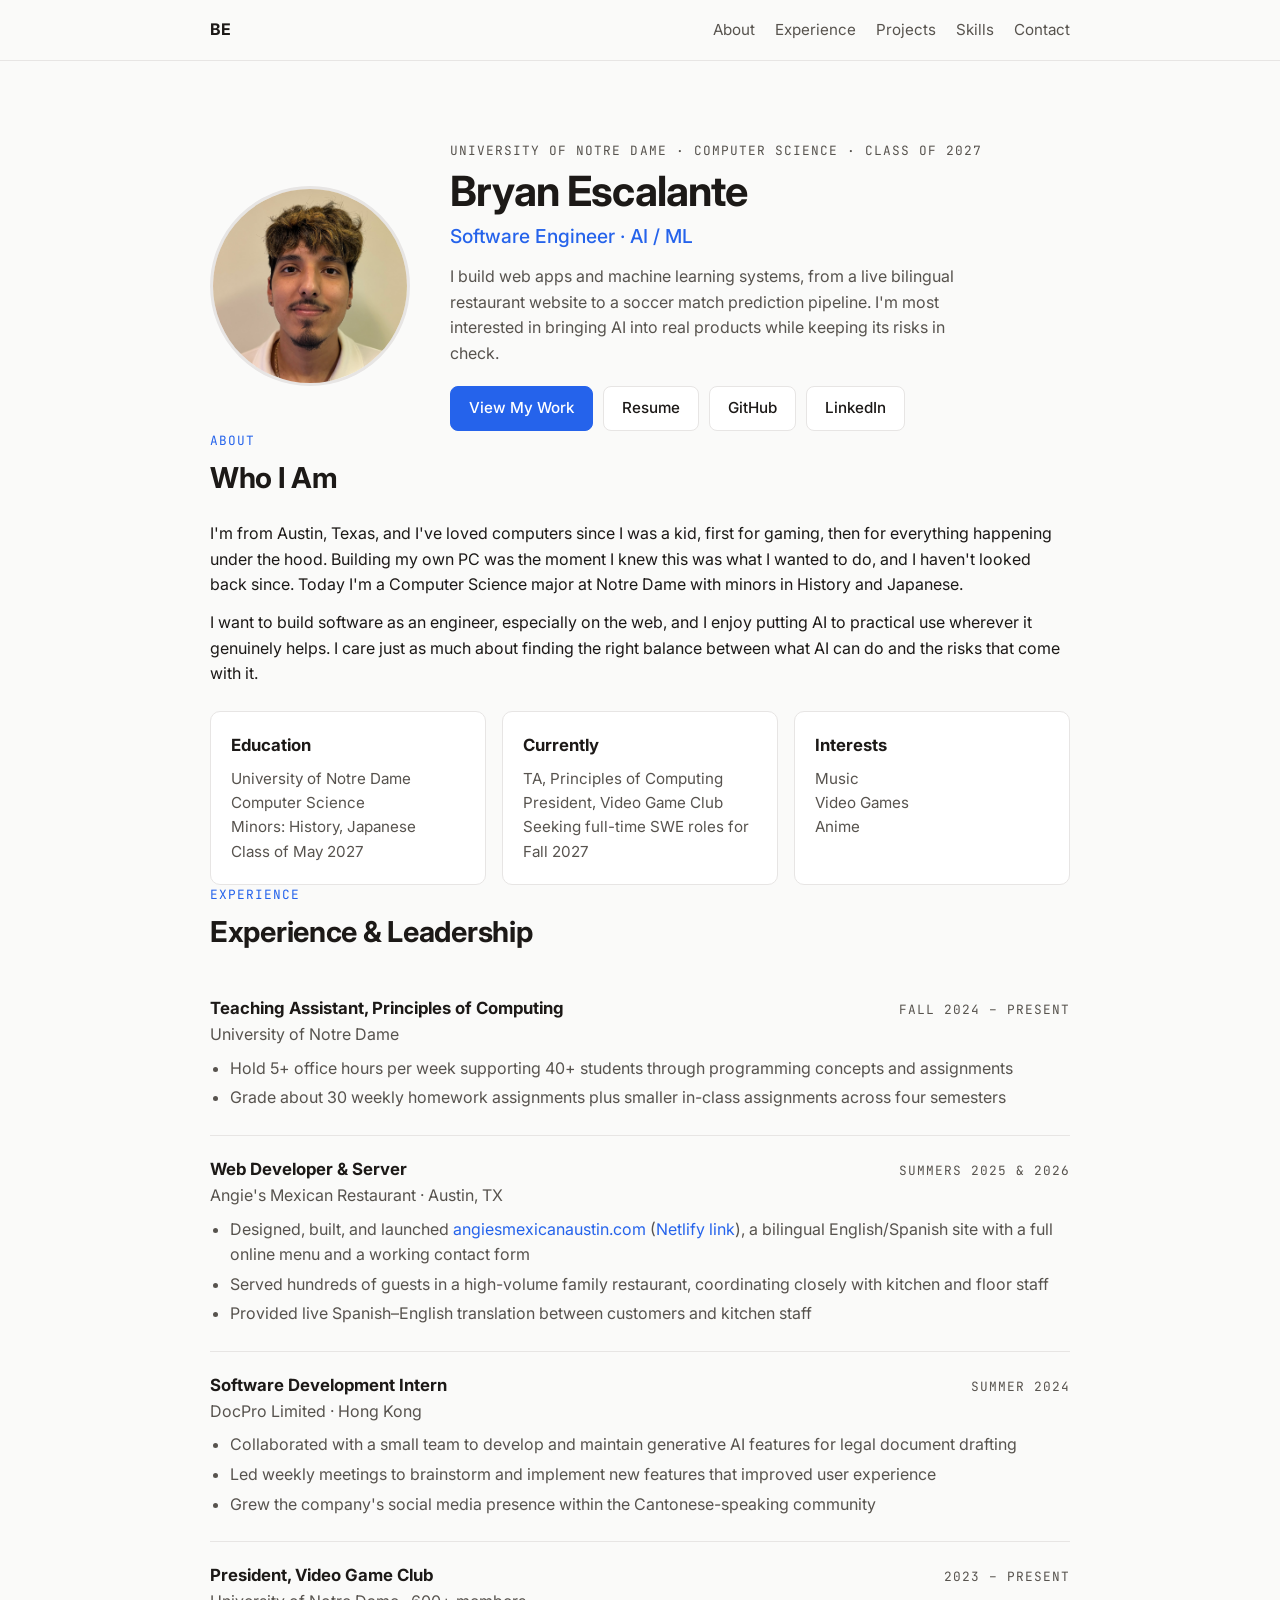
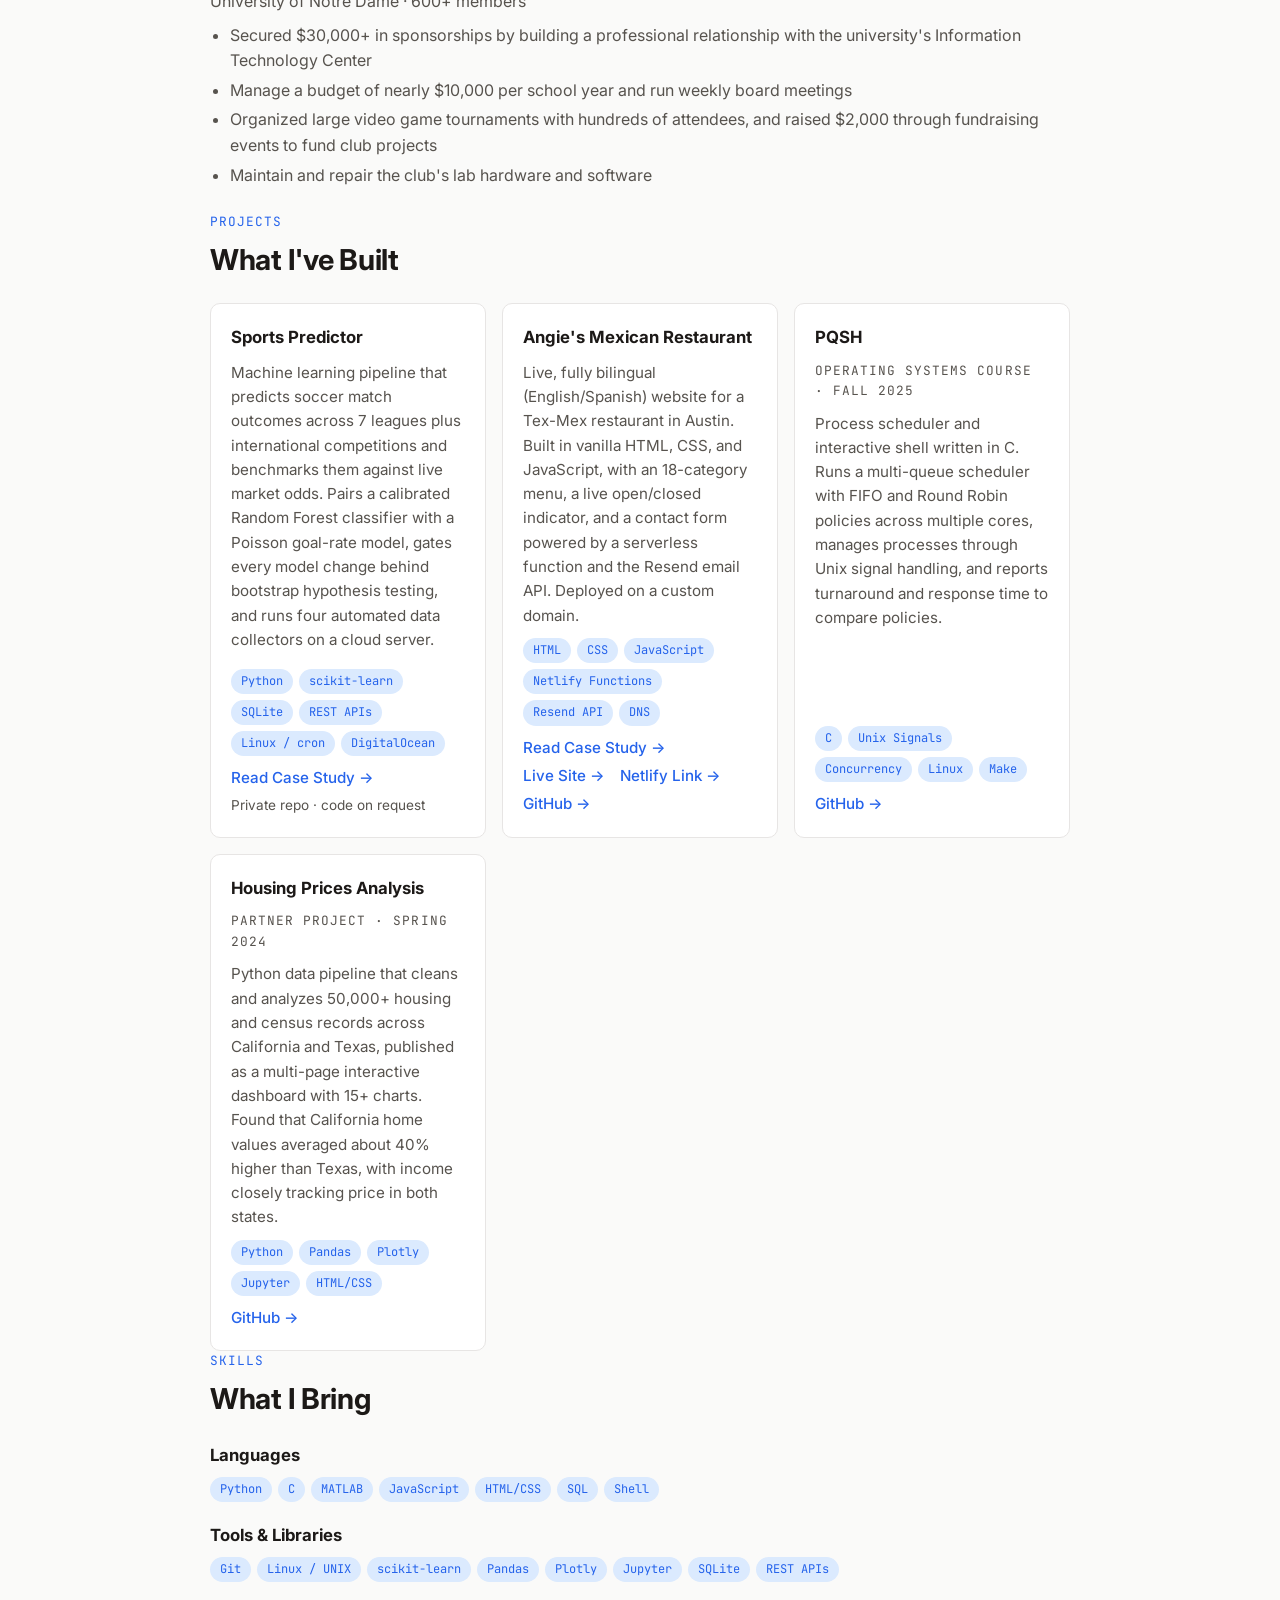
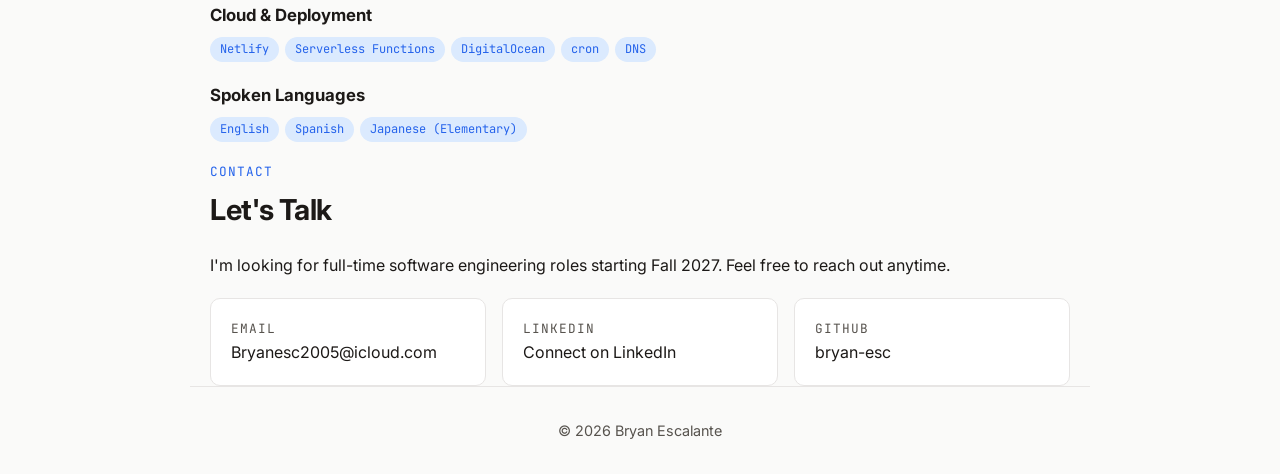
<file: index.html>
<!DOCTYPE html>
<html lang="en">
<head>
  <meta charset="UTF-8">
  <meta name="viewport" content="width=device-width, initial-scale=1.0">
  <title>Bryan Escalante · Software Engineer</title>
  <meta name="description" content="Notre Dame Computer Science student (Class of 2027) building web apps and AI/ML systems. Seeking full-time software engineering roles starting Fall 2027.">
  <meta property="og:title" content="Bryan Escalante · Software Engineer">
  <meta property="og:description" content="Notre Dame Computer Science student building web apps and AI/ML systems.">
  <link rel="preconnect" href="https://fonts.googleapis.com">
  <link rel="preconnect" href="https://fonts.gstatic.com" crossorigin>
  <link href="https://fonts.googleapis.com/css2?family=Inter:wght@400;500;600;700&family=JetBrains+Mono:wght@400;500&display=swap" rel="stylesheet">
  <link rel="stylesheet" href="style.css">
</head>
<body>

  <!-- ================= NAV ================= -->
  <header class="nav">
    <div class="container nav-inner">
      <a href="#top" class="logo">BE</a>
      <nav>
        <a href="#about">About</a>
        <a href="#experience">Experience</a>
        <a href="#projects">Projects</a>
        <a href="#skills">Skills</a>
        <a href="#contact">Contact</a>
      </nav>
    </div>
  </header>

  <main id="top">

    <!-- ================= HERO ================= -->
    <section class="hero container">
      <img src="assets/headshot.jpg" alt="Bryan Escalante" class="headshot">
      <div>
        <p class="eyebrow">University of Notre Dame · Computer Science · Class of 2027</p>
        <h1>Bryan Escalante</h1>
        <p class="tagline">Software Engineer · AI / ML</p>
        <p class="intro">
          I build web apps and machine learning systems, from a live bilingual
          restaurant website to a soccer match prediction pipeline. I'm most
          interested in bringing AI into real products while keeping its risks in check.
        </p>
        <div class="buttons">
          <a href="#projects" class="btn primary">View My Work</a>
          <a href="assets/resume.pdf" class="btn" target="_blank">Resume</a>
          <a href="https://github.com/bryan-esc" class="btn" target="_blank">GitHub</a>
          <a href="https://www.linkedin.com/in/bryan-escalante-3478632a2" class="btn" target="_blank">LinkedIn</a>
        </div>
      </div>
    </section>

    <!-- ================= ABOUT ================= -->
    <section id="about" class="container">
      <p class="section-label">About</p>
      <h2>Who I Am</h2>
      <p>
        I'm from Austin, Texas, and I've loved computers since I was a kid, first
        for gaming, then for everything happening under the hood. Building my own
        PC was the moment I knew this was what I wanted to do, and I haven't looked
        back since. Today I'm a Computer Science major at Notre Dame with minors in
        History and Japanese.
      </p>
      <p style="margin-top: 12px;">
        I want to build software as an engineer, especially on the web, and I enjoy
        putting AI to practical use wherever it genuinely helps. I care just as much
        about finding the right balance between what AI can do and the risks that
        come with it.
      </p>

      <div class="about-cards">
        <div class="card">
          <h3>Education</h3>
          <p>University of Notre Dame</p>
          <p>Computer Science</p>
          <p>Minors: History, Japanese</p>
          <p>Class of May 2027</p>
        </div>
        <div class="card">
          <h3>Currently</h3>
          <p>TA, Principles of Computing</p>
          <p>President, Video Game Club</p>
          <p>Seeking full-time SWE roles for Fall 2027</p>
        </div>
        <div class="card">
          <h3>Interests</h3>
          <p>Music</p>
          <p>Video Games</p>
          <p>Anime</p>
        </div>
      </div>
    </section>

    <!-- ================= EXPERIENCE ================= -->
    <section id="experience" class="container">
      <p class="section-label">Experience</p>
      <h2>Experience &amp; Leadership</h2>

      <div class="job">
        <div class="job-header">
          <div>
            <h3>Teaching Assistant, Principles of Computing</h3>
            <p class="org">University of Notre Dame</p>
          </div>
          <p class="dates">Fall 2024 – Present</p>
        </div>
        <ul>
          <li>Hold 5+ office hours per week supporting 40+ students through programming concepts and assignments</li>
          <li>Grade about 30 weekly homework assignments plus smaller in-class assignments across four semesters</li>
        </ul>
      </div>

      <div class="job">
        <div class="job-header">
          <div>
            <h3>Web Developer &amp; Server</h3>
            <p class="org">Angie's Mexican Restaurant · Austin, TX</p>
          </div>
          <p class="dates">Summers 2025 &amp; 2026</p>
        </div>
        <ul>
          <li>Designed, built, and launched <a href="https://angiesmexicanaustin.com" target="_blank">angiesmexicanaustin.com</a> (<a href="https://idyllic-rabanadas-9dbc1b.netlify.app/" target="_blank">Netlify link</a>), a bilingual English/Spanish site with a full online menu and a working contact form</li>
          <li>Served hundreds of guests in a high-volume family restaurant, coordinating closely with kitchen and floor staff</li>
          <li>Provided live Spanish–English translation between customers and kitchen staff</li>
        </ul>
      </div>

      <div class="job">
        <div class="job-header">
          <div>
            <h3>Software Development Intern</h3>
            <p class="org">DocPro Limited · Hong Kong</p>
          </div>
          <p class="dates">Summer 2024</p>
        </div>
        <ul>
          <li>Collaborated with a small team to develop and maintain generative AI features for legal document drafting</li>
          <li>Led weekly meetings to brainstorm and implement new features that improved user experience</li>
          <li>Grew the company's social media presence within the Cantonese-speaking community</li>
        </ul>
      </div>

      <div class="job">
        <div class="job-header">
          <div>
            <h3>President, Video Game Club</h3>
            <p class="org">University of Notre Dame · 600+ members</p>
          </div>
          <p class="dates">2023 – Present</p>
        </div>
        <ul>
          <li>Secured $30,000+ in sponsorships by building a professional relationship with the university's Information Technology Center</li>
          <li>Manage a budget of nearly $10,000 per school year and run weekly board meetings</li>
          <li>Organized large video game tournaments with hundreds of attendees, and raised $2,000 through fundraising events to fund club projects</li>
          <li>Maintain and repair the club's lab hardware and software</li>
        </ul>
      </div>
    </section>

    <!-- ================= PROJECTS ================= -->
    <section id="projects" class="container">
      <p class="section-label">Projects</p>
      <h2>What I've Built</h2>

      <div class="project-grid">
        <article class="card project">
          <h3>Sports Predictor</h3>
          <p>Machine learning pipeline that predicts soccer match outcomes across 7 leagues plus international competitions and benchmarks them against live market odds. Pairs a calibrated Random Forest classifier with a Poisson goal-rate model, gates every model change behind bootstrap hypothesis testing, and runs four automated data collectors on a cloud server.</p>
          <div class="tags">
            <span>Python</span><span>scikit-learn</span><span>SQLite</span><span>REST APIs</span><span>Linux / cron</span><span>DigitalOcean</span>
          </div>
          <div class="links">
            <a href="projects/sports-predictor.html">Read Case Study →</a>
            <span class="repo-note">Private repo · code on request</span>
          </div>
        </article>

        <article class="card project">
          <h3>Angie's Mexican Restaurant</h3>
          <p>Live, fully bilingual (English/Spanish) website for a Tex-Mex restaurant in Austin. Built in vanilla HTML, CSS, and JavaScript, with an 18-category menu, a live open/closed indicator, and a contact form powered by a serverless function and the Resend email API. Deployed on a custom domain.</p>
          <div class="tags">
            <span>HTML</span><span>CSS</span><span>JavaScript</span><span>Netlify Functions</span><span>Resend API</span><span>DNS</span>
          </div>
          <div class="links">
            <a href="projects/restaurant-website.html">Read Case Study →</a>
            <a href="https://angiesmexicanaustin.com" target="_blank">Live Site →</a>
            <a href="https://idyllic-rabanadas-9dbc1b.netlify.app/" target="_blank">Netlify Link →</a>
            <a href="https://github.com/bryan-esc/RestaurantWebsite" target="_blank">GitHub →</a>
          </div>
        </article>

        <article class="card project">
          <h3>PQSH</h3>
          <span class="dates">Operating Systems course · Fall 2025</span>
          <p>Process scheduler and interactive shell written in C. Runs a multi-queue scheduler with FIFO and Round Robin policies across multiple cores, manages processes through Unix signal handling, and reports turnaround and response time to compare policies.</p>
          <div class="tags">
            <span>C</span><span>Unix Signals</span><span>Concurrency</span><span>Linux</span><span>Make</span>
          </div>
          <div class="links">
            <a href="https://github.com/bryan-esc/PQSH" target="_blank">GitHub →</a>
          </div>
        </article>

        <article class="card project">
          <h3>Housing Prices Analysis</h3>
          <span class="dates">Partner project · Spring 2024</span>
          <p>Python data pipeline that cleans and analyzes 50,000+ housing and census records across California and Texas, published as a multi-page interactive dashboard with 15+ charts. Found that California home values averaged about 40% higher than Texas, with income closely tracking price in both states.</p>
          <div class="tags">
            <span>Python</span><span>Pandas</span><span>Plotly</span><span>Jupyter</span><span>HTML/CSS</span>
          </div>
          <div class="links">
            <a href="https://github.com/mcisnerosy/housing-prices-analysis" target="_blank">GitHub →</a>
          </div>
        </article>

        <!-- To add another project, copy this block and uncomment it:
        <article class="card project">
          <h3>[Project Name]</h3>
          <p>[1–2 sentences: what it does and one interesting technical detail.]</p>
          <div class="tags">
            <span>[Tech]</span><span>[Tech]</span>
          </div>
          <div class="links">
            <a href="https://github.com/bryan-esc/[repo]" target="_blank">GitHub →</a>
          </div>
        </article>
        -->
      </div>
    </section>

    <!-- ================= SKILLS ================= -->
    <section id="skills" class="container">
      <p class="section-label">Skills</p>
      <h2>What I Bring</h2>

      <div class="skill-group">
        <h3>Languages</h3>
        <div class="tags">
          <span>Python</span><span>C</span><span>MATLAB</span><span>JavaScript</span><span>HTML/CSS</span><span>SQL</span><span>Shell</span>
        </div>
      </div>
      <div class="skill-group">
        <h3>Tools &amp; Libraries</h3>
        <div class="tags">
          <span>Git</span><span>Linux / UNIX</span><span>scikit-learn</span><span>Pandas</span><span>Plotly</span><span>Jupyter</span><span>SQLite</span><span>REST APIs</span>
        </div>
      </div>
      <div class="skill-group">
        <h3>Cloud &amp; Deployment</h3>
        <div class="tags">
          <span>Netlify</span><span>Serverless Functions</span><span>DigitalOcean</span><span>cron</span><span>DNS</span>
        </div>
      </div>
      <div class="skill-group">
        <h3>Spoken Languages</h3>
        <div class="tags">
          <span>English</span><span>Spanish</span><span>Japanese (Elementary)</span>
        </div>
      </div>
    </section>

    <!-- ================= CONTACT ================= -->
    <section id="contact" class="container">
      <p class="section-label">Contact</p>
      <h2>Let's Talk</h2>
      <p>I'm looking for full-time software engineering roles starting Fall 2027. Feel free to reach out anytime.</p>
      <div class="contact-links">
        <a href="mailto:Bryanesc2005@icloud.com" class="card contact-item">
          <span class="contact-kind">Email</span>
          <span>Bryanesc2005@icloud.com</span>
        </a>
        <a href="https://www.linkedin.com/in/bryan-escalante-3478632a2" target="_blank" class="card contact-item">
          <span class="contact-kind">LinkedIn</span>
          <span>Connect on LinkedIn</span>
        </a>
        <a href="https://github.com/bryan-esc" target="_blank" class="card contact-item">
          <span class="contact-kind">GitHub</span>
          <span>bryan-esc</span>
        </a>
      </div>
    </section>

  </main>

  <footer class="container footer">
    <p>© 2026 Bryan Escalante</p>
  </footer>

</body>
</html>
</file>
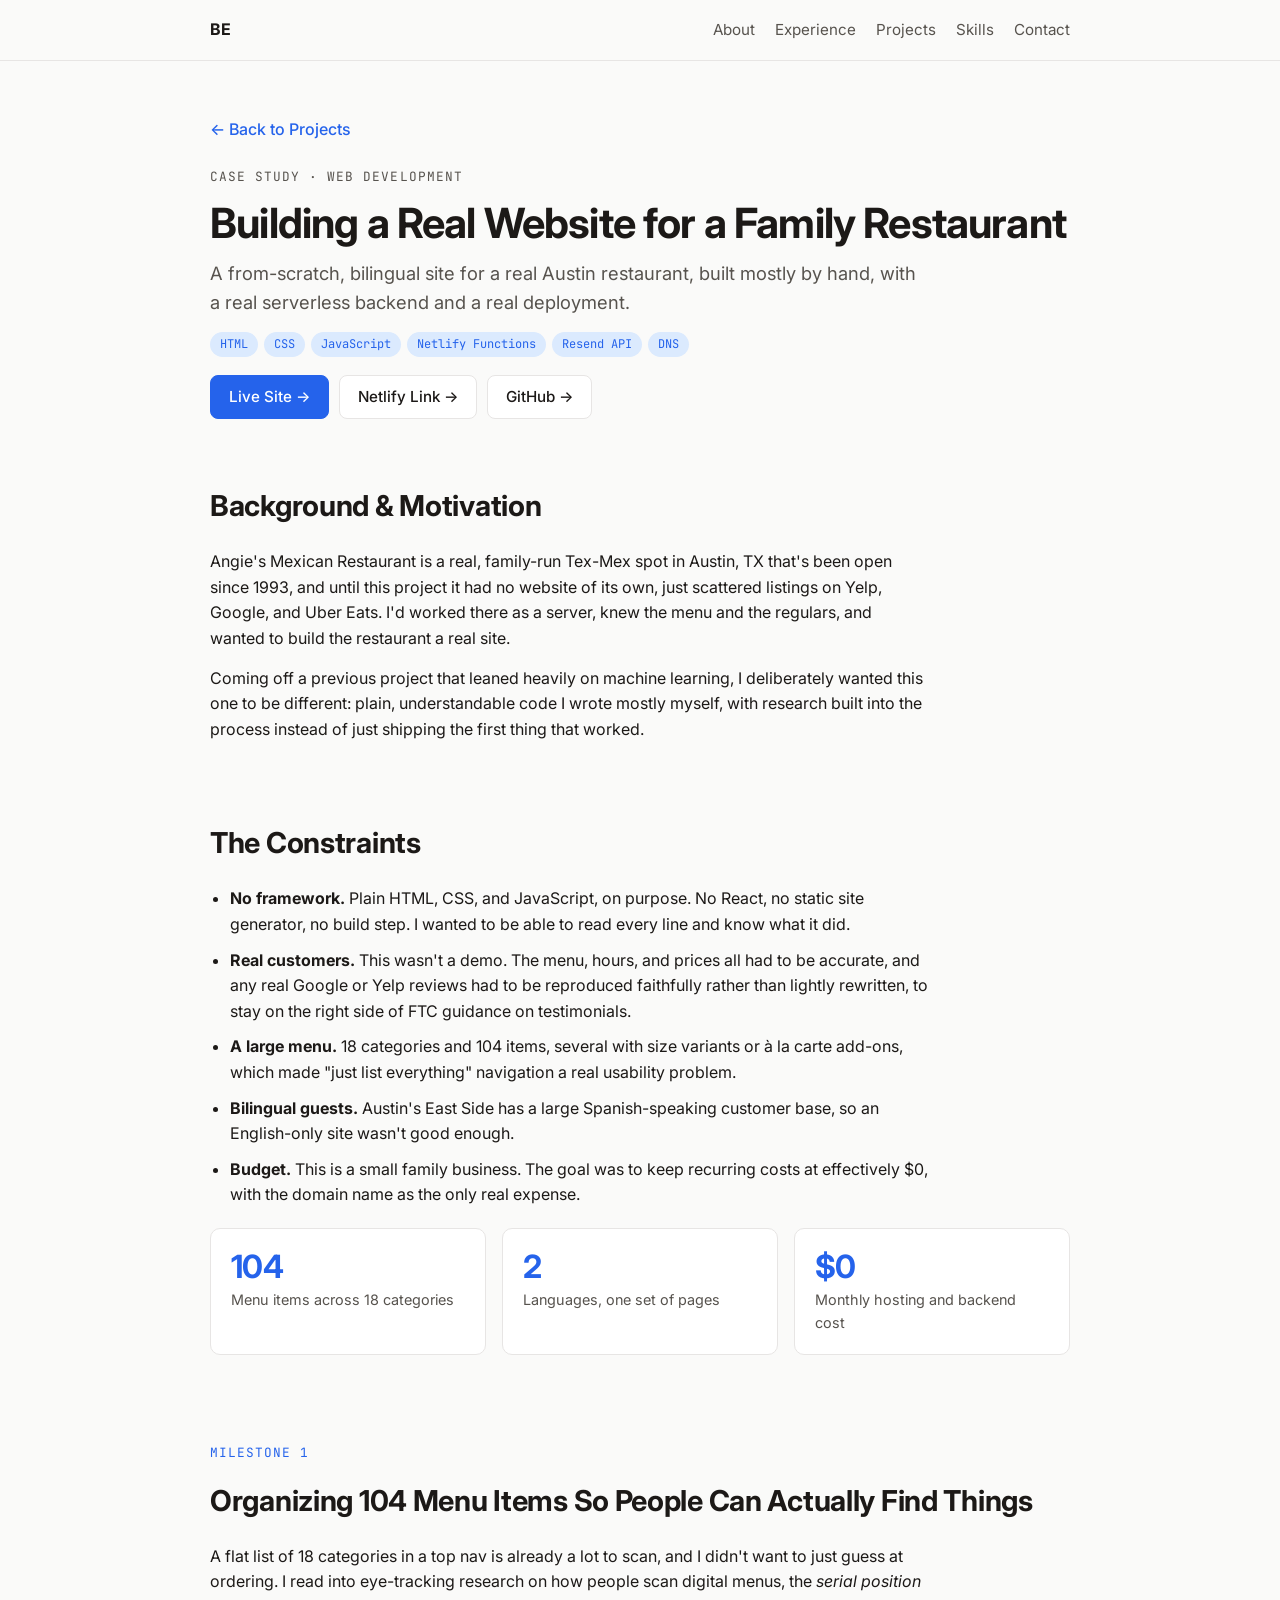
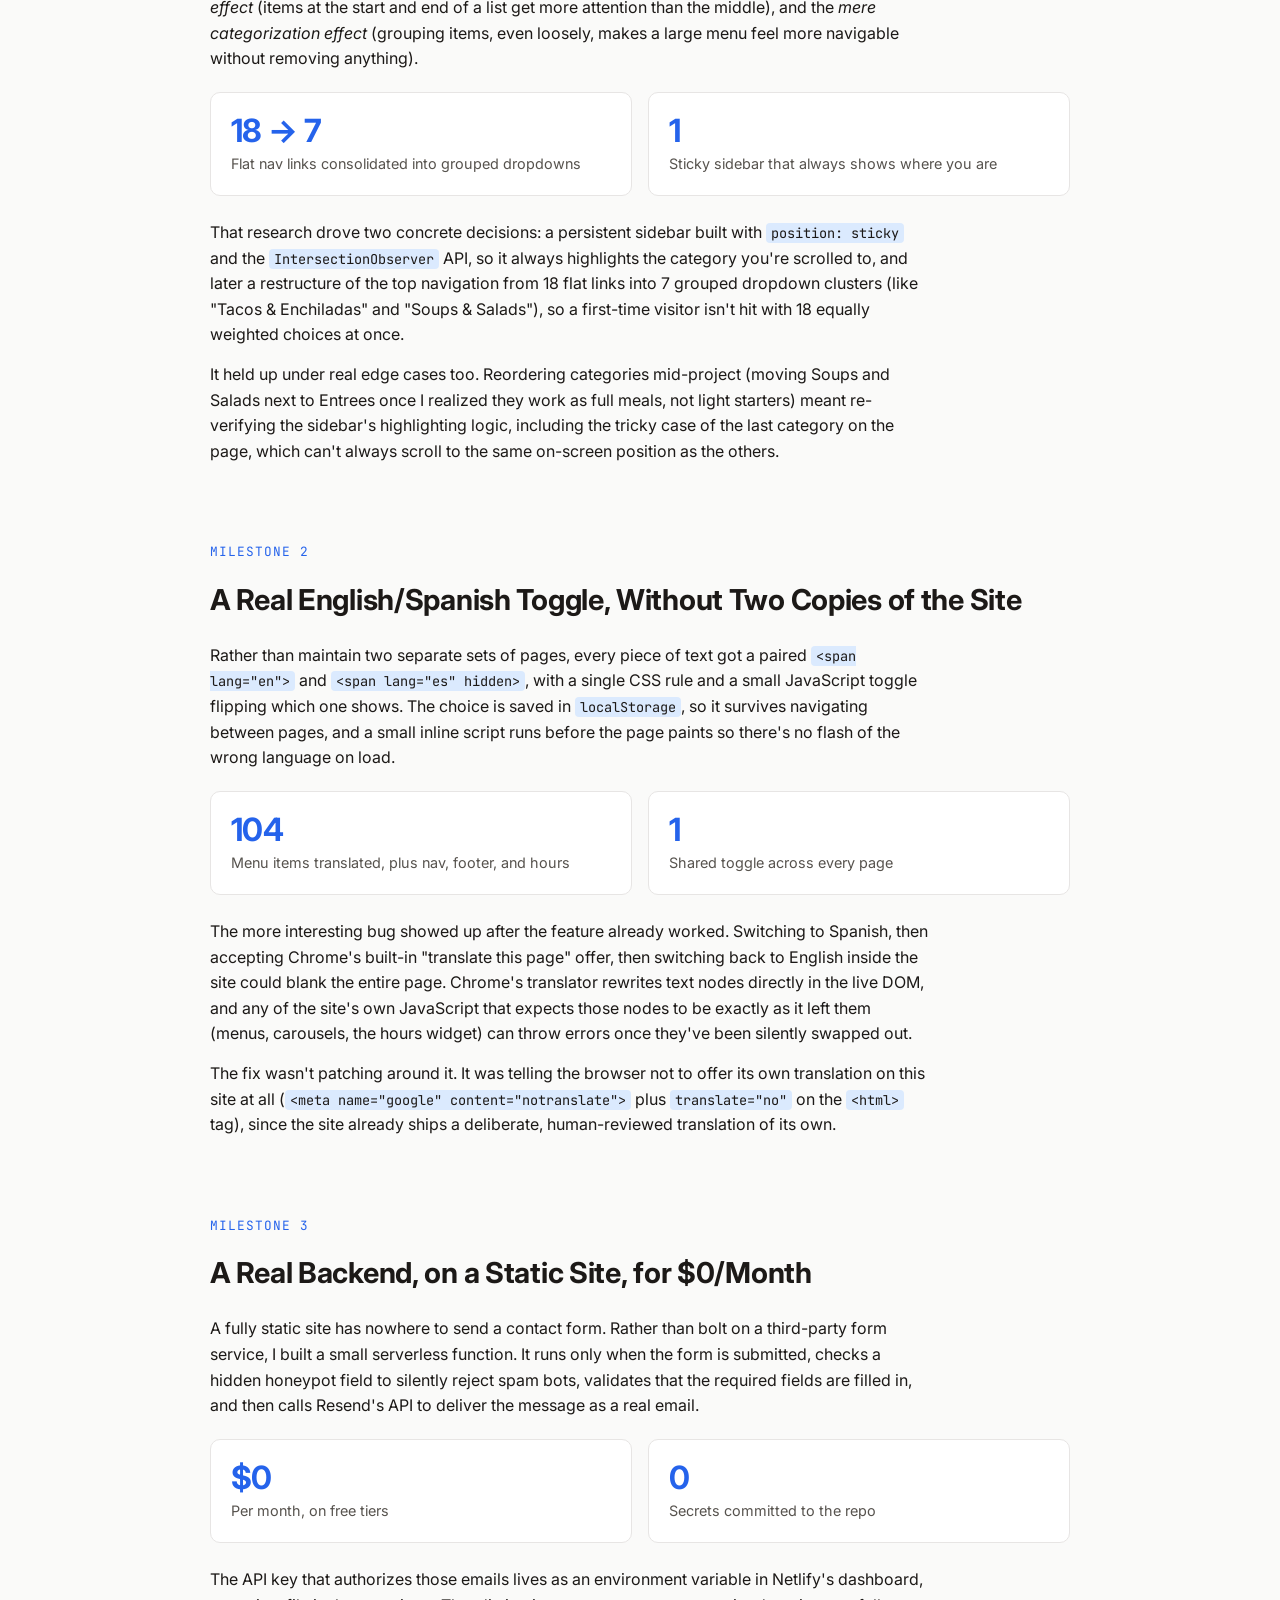
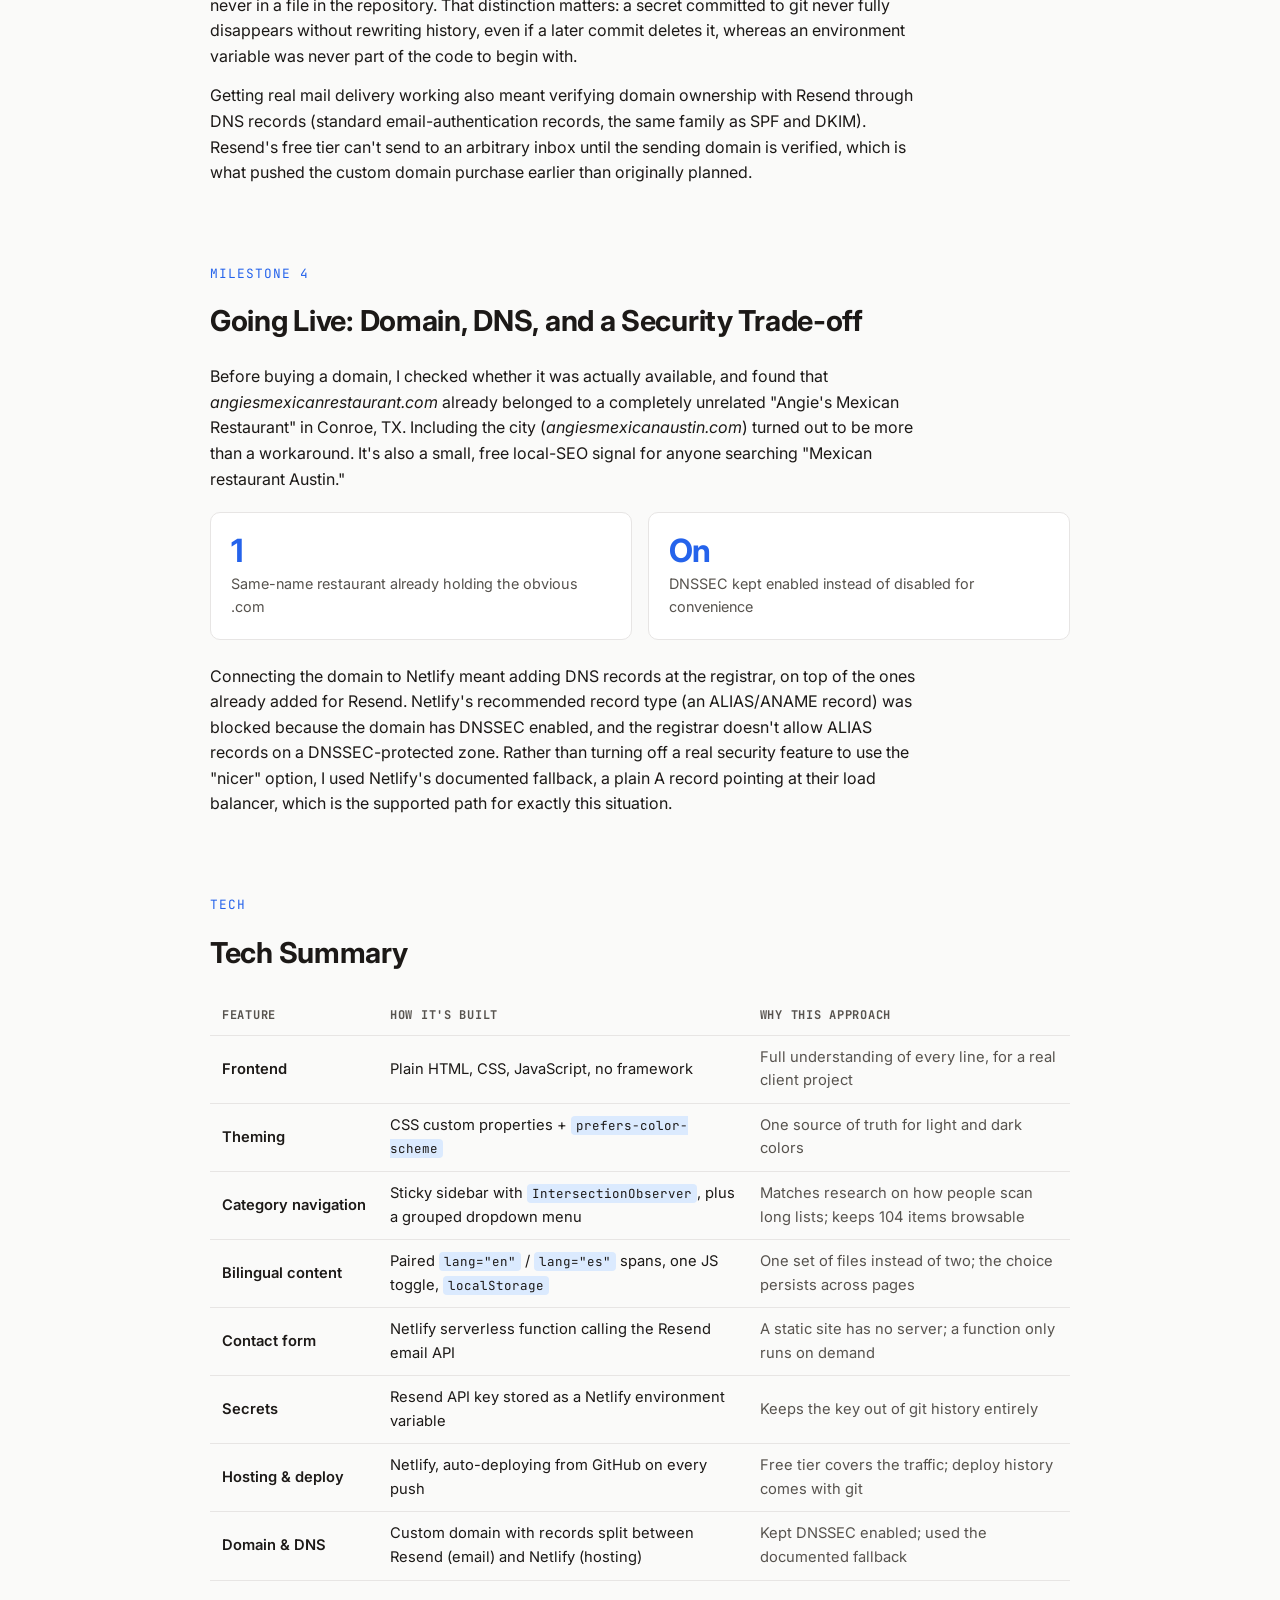
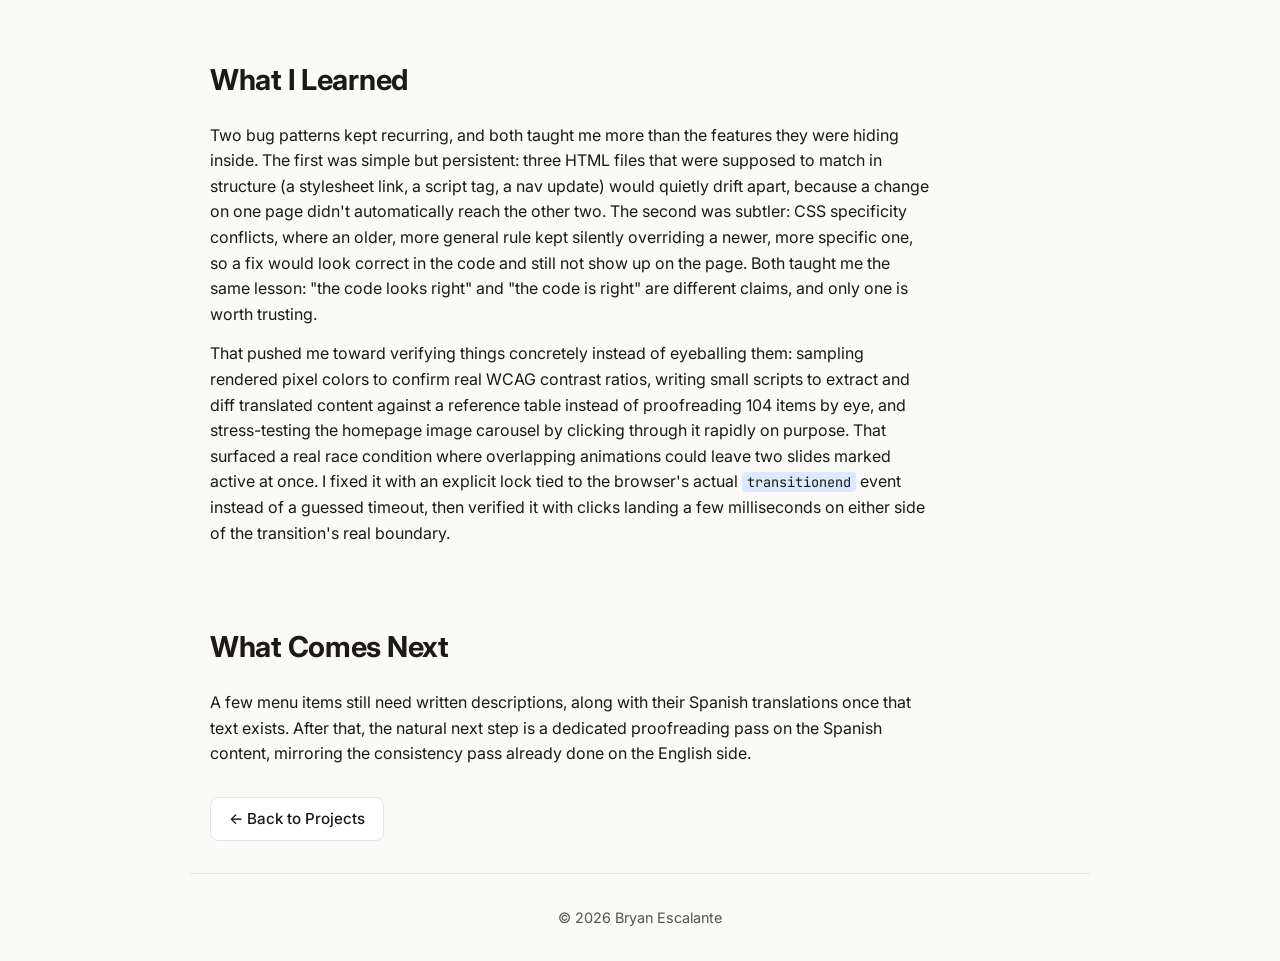
<file: projects/restaurant-website.html>
<!DOCTYPE html>
<html lang="en">
<head>
  <meta charset="UTF-8">
  <meta name="viewport" content="width=device-width, initial-scale=1.0">
  <title>Restaurant Website Case Study · Bryan Escalante</title>
  <meta name="description" content="Case study: a from-scratch, bilingual website for a real Austin restaurant, with a serverless contact form and a custom-domain deployment.">
  <meta property="og:title" content="Building a Real Website for a Family Restaurant · Bryan Escalante">
  <meta property="og:description" content="A from-scratch, bilingual site for a real Austin restaurant, built mostly by hand, with a real serverless backend and a real deployment.">
  <link rel="preconnect" href="https://fonts.googleapis.com">
  <link rel="preconnect" href="https://fonts.gstatic.com" crossorigin>
  <link href="https://fonts.googleapis.com/css2?family=Inter:wght@400;500;600;700&family=JetBrains+Mono:wght@400;500&display=swap" rel="stylesheet">
  <link rel="stylesheet" href="../style.css">
</head>
<body>

  <!-- ================= NAV ================= -->
  <header class="nav">
    <div class="container nav-inner">
      <a href="../index.html" class="logo">BE</a>
      <nav>
        <a href="../index.html#about">About</a>
        <a href="../index.html#experience">Experience</a>
        <a href="../index.html#projects">Projects</a>
        <a href="../index.html#skills">Skills</a>
        <a href="../index.html#contact">Contact</a>
      </nav>
    </div>
  </header>

  <main class="case">

    <!-- ================= TITLE ================= -->
    <section class="container case-hero">
      <a href="../index.html#projects" class="back-link">← Back to Projects</a>
      <p class="eyebrow">Case Study · Web Development</p>
      <h1>Building a Real Website for a Family Restaurant</h1>
      <p class="case-subtitle">
        A from-scratch, bilingual site for a real Austin restaurant, built mostly by
        hand, with a real serverless backend and a real deployment.
      </p>
      <div class="tags">
        <span>HTML</span><span>CSS</span><span>JavaScript</span><span>Netlify Functions</span><span>Resend API</span><span>DNS</span>
      </div>
      <div class="buttons">
        <a href="https://angiesmexicanaustin.com" class="btn primary" target="_blank">Live Site →</a>
        <a href="https://idyllic-rabanadas-9dbc1b.netlify.app/" class="btn" target="_blank">Netlify Link →</a>
        <a href="https://github.com/bryan-esc/RestaurantWebsite" class="btn" target="_blank">GitHub →</a>
      </div>
    </section>

    <!-- ================= BACKGROUND ================= -->
    <section class="container">
      <h2>Background &amp; Motivation</h2>
      <p>
        Angie's Mexican Restaurant is a real, family-run Tex-Mex spot in Austin, TX
        that's been open since 1993, and until this project it had no website of its
        own, just scattered listings on Yelp, Google, and Uber Eats. I'd worked there as
        a server, knew the menu and the regulars, and wanted to build the restaurant a
        real site.
      </p>
      <p>
        Coming off a previous project that leaned heavily on machine learning, I
        deliberately wanted this one to be different: plain, understandable code I wrote
        mostly myself, with research built into the process instead of just shipping the
        first thing that worked.
      </p>
    </section>

    <!-- ================= CONSTRAINTS ================= -->
    <section class="container">
      <h2>The Constraints</h2>
      <ul class="case-list">
        <li><strong>No framework.</strong> Plain HTML, CSS, and JavaScript, on purpose. No React, no static site generator, no build step. I wanted to be able to read every line and know what it did.</li>
        <li><strong>Real customers.</strong> This wasn't a demo. The menu, hours, and prices all had to be accurate, and any real Google or Yelp reviews had to be reproduced faithfully rather than lightly rewritten, to stay on the right side of FTC guidance on testimonials.</li>
        <li><strong>A large menu.</strong> 18 categories and 104 items, several with size variants or à la carte add-ons, which made "just list everything" navigation a real usability problem.</li>
        <li><strong>Bilingual guests.</strong> Austin's East Side has a large Spanish-speaking customer base, so an English-only site wasn't good enough.</li>
        <li><strong>Budget.</strong> This is a small family business. The goal was to keep recurring costs at effectively $0, with the domain name as the only real expense.</li>
      </ul>
      <div class="stat-row">
        <div class="card stat">
          <span class="stat-num">104</span>
          <span class="stat-label">Menu items across 18 categories</span>
        </div>
        <div class="card stat">
          <span class="stat-num">2</span>
          <span class="stat-label">Languages, one set of pages</span>
        </div>
        <div class="card stat">
          <span class="stat-num">$0</span>
          <span class="stat-label">Monthly hosting and backend cost</span>
        </div>
      </div>
    </section>

    <!-- ================= MILESTONE 1 ================= -->
    <section class="container">
      <p class="section-label">Milestone 1</p>
      <h2>Organizing 104 Menu Items So People Can Actually Find Things</h2>
      <p>
        A flat list of 18 categories in a top nav is already a lot to scan, and I didn't
        want to just guess at ordering. I read into eye-tracking research on how people
        scan digital menus, the <em>serial position effect</em> (items at the start and
        end of a list get more attention than the middle), and the <em>mere
        categorization effect</em> (grouping items, even loosely, makes a large menu feel
        more navigable without removing anything).
      </p>
      <div class="stat-row">
        <div class="card stat">
          <span class="stat-num">18 → 7</span>
          <span class="stat-label">Flat nav links consolidated into grouped dropdowns</span>
        </div>
        <div class="card stat">
          <span class="stat-num">1</span>
          <span class="stat-label">Sticky sidebar that always shows where you are</span>
        </div>
      </div>
      <p>
        That research drove two concrete decisions: a persistent sidebar built with
        <code>position: sticky</code> and the <code>IntersectionObserver</code> API, so
        it always highlights the category you're scrolled to, and later a restructure of
        the top navigation from 18 flat links into 7 grouped dropdown clusters (like
        "Tacos &amp; Enchiladas" and "Soups &amp; Salads"), so a first-time visitor isn't
        hit with 18 equally weighted choices at once.
      </p>
      <p>
        It held up under real edge cases too. Reordering categories mid-project (moving
        Soups and Salads next to Entrees once I realized they work as full meals, not
        light starters) meant re-verifying the sidebar's highlighting logic, including
        the tricky case of the last category on the page, which can't always scroll to
        the same on-screen position as the others.
      </p>
    </section>

    <!-- ================= MILESTONE 2 ================= -->
    <section class="container">
      <p class="section-label">Milestone 2</p>
      <h2>A Real English/Spanish Toggle, Without Two Copies of the Site</h2>
      <p>
        Rather than maintain two separate sets of pages, every piece of text got a paired
        <code>&lt;span lang="en"&gt;</code> and <code>&lt;span lang="es" hidden&gt;</code>,
        with a single CSS rule and a small JavaScript toggle flipping which one shows.
        The choice is saved in <code>localStorage</code>, so it survives navigating
        between pages, and a small inline script runs before the page paints so there's
        no flash of the wrong language on load.
      </p>
      <div class="stat-row">
        <div class="card stat">
          <span class="stat-num">104</span>
          <span class="stat-label">Menu items translated, plus nav, footer, and hours</span>
        </div>
        <div class="card stat">
          <span class="stat-num">1</span>
          <span class="stat-label">Shared toggle across every page</span>
        </div>
      </div>
      <p>
        The more interesting bug showed up after the feature already worked. Switching
        to Spanish, then accepting Chrome's built-in "translate this page" offer, then
        switching back to English inside the site could blank the entire page. Chrome's
        translator rewrites text nodes directly in the live DOM, and any of the site's
        own JavaScript that expects those nodes to be exactly as it left them (menus,
        carousels, the hours widget) can throw errors once they've been silently swapped
        out.
      </p>
      <p>
        The fix wasn't patching around it. It was telling the browser not to offer its
        own translation on this site at all
        (<code>&lt;meta name="google" content="notranslate"&gt;</code> plus
        <code>translate="no"</code> on the <code>&lt;html&gt;</code> tag), since the site
        already ships a deliberate, human-reviewed translation of its own.
      </p>
    </section>

    <!-- ================= MILESTONE 3 ================= -->
    <section class="container">
      <p class="section-label">Milestone 3</p>
      <h2>A Real Backend, on a Static Site, for $0/Month</h2>
      <p>
        A fully static site has nowhere to send a contact form. Rather than bolt on a
        third-party form service, I built a small serverless function. It runs only when
        the form is submitted, checks a hidden honeypot field to silently reject spam
        bots, validates that the required fields are filled in, and then calls Resend's
        API to deliver the message as a real email.
      </p>
      <div class="stat-row">
        <div class="card stat">
          <span class="stat-num">$0</span>
          <span class="stat-label">Per month, on free tiers</span>
        </div>
        <div class="card stat">
          <span class="stat-num">0</span>
          <span class="stat-label">Secrets committed to the repo</span>
        </div>
      </div>
      <p>
        The API key that authorizes those emails lives as an environment variable in
        Netlify's dashboard, never in a file in the repository. That distinction
        matters: a secret committed to git never fully disappears without rewriting
        history, even if a later commit deletes it, whereas an environment variable was
        never part of the code to begin with.
      </p>
      <p>
        Getting real mail delivery working also meant verifying domain ownership with
        Resend through DNS records (standard email-authentication records, the same
        family as SPF and DKIM). Resend's free tier can't send to an arbitrary inbox
        until the sending domain is verified, which is what pushed the custom domain
        purchase earlier than originally planned.
      </p>
    </section>

    <!-- ================= MILESTONE 4 ================= -->
    <section class="container">
      <p class="section-label">Milestone 4</p>
      <h2>Going Live: Domain, DNS, and a Security Trade-off</h2>
      <p>
        Before buying a domain, I checked whether it was actually available, and found
        that <em>angiesmexicanrestaurant.com</em> already belonged to a completely
        unrelated "Angie's Mexican Restaurant" in Conroe, TX. Including the city
        (<em>angiesmexicanaustin.com</em>) turned out to be more than a workaround. It's
        also a small, free local-SEO signal for anyone searching "Mexican restaurant
        Austin."
      </p>
      <div class="stat-row">
        <div class="card stat">
          <span class="stat-num">1</span>
          <span class="stat-label">Same-name restaurant already holding the obvious .com</span>
        </div>
        <div class="card stat">
          <span class="stat-num">On</span>
          <span class="stat-label">DNSSEC kept enabled instead of disabled for convenience</span>
        </div>
      </div>
      <p>
        Connecting the domain to Netlify meant adding DNS records at the registrar, on
        top of the ones already added for Resend. Netlify's recommended record type (an
        ALIAS/ANAME record) was blocked because the domain has DNSSEC enabled, and the
        registrar doesn't allow ALIAS records on a DNSSEC-protected zone. Rather than
        turning off a real security feature to use the "nicer" option, I used Netlify's
        documented fallback, a plain A record pointing at their load balancer, which is
        the supported path for exactly this situation.
      </p>
    </section>

    <!-- ================= TECH SUMMARY ================= -->
    <section class="container">
      <p class="section-label">Tech</p>
      <h2>Tech Summary</h2>
      <div class="table-wrap">
        <table class="results tech-table">
          <thead>
            <tr><th>Feature</th><th>How it's built</th><th>Why this approach</th></tr>
          </thead>
          <tbody>
            <tr><td>Frontend</td><td>Plain HTML, CSS, JavaScript, no framework</td><td>Full understanding of every line, for a real client project</td></tr>
            <tr><td>Theming</td><td>CSS custom properties + <code>prefers-color-scheme</code></td><td>One source of truth for light and dark colors</td></tr>
            <tr><td>Category navigation</td><td>Sticky sidebar with <code>IntersectionObserver</code>, plus a grouped dropdown menu</td><td>Matches research on how people scan long lists; keeps 104 items browsable</td></tr>
            <tr><td>Bilingual content</td><td>Paired <code>lang="en"</code> / <code>lang="es"</code> spans, one JS toggle, <code>localStorage</code></td><td>One set of files instead of two; the choice persists across pages</td></tr>
            <tr><td>Contact form</td><td>Netlify serverless function calling the Resend email API</td><td>A static site has no server; a function only runs on demand</td></tr>
            <tr><td>Secrets</td><td>Resend API key stored as a Netlify environment variable</td><td>Keeps the key out of git history entirely</td></tr>
            <tr><td>Hosting &amp; deploy</td><td>Netlify, auto-deploying from GitHub on every push</td><td>Free tier covers the traffic; deploy history comes with git</td></tr>
            <tr><td>Domain &amp; DNS</td><td>Custom domain with records split between Resend (email) and Netlify (hosting)</td><td>Kept DNSSEC enabled; used the documented fallback</td></tr>
          </tbody>
        </table>
      </div>
    </section>

    <!-- ================= LEARNED ================= -->
    <section class="container">
      <h2>What I Learned</h2>
      <p>
        Two bug patterns kept recurring, and both taught me more than the features they
        were hiding inside. The first was simple but persistent: three HTML files that
        were supposed to match in structure (a stylesheet link, a script tag, a nav
        update) would quietly drift apart, because a change on one page didn't
        automatically reach the other two. The second was subtler: CSS specificity
        conflicts, where an older, more general rule kept silently overriding a newer,
        more specific one, so a fix would look correct in the code and still not show up
        on the page. Both taught me the same lesson: "the code looks right" and "the code
        is right" are different claims, and only one is worth trusting.
      </p>
      <p>
        That pushed me toward verifying things concretely instead of eyeballing them:
        sampling rendered pixel colors to confirm real WCAG contrast ratios, writing
        small scripts to extract and diff translated content against a reference table
        instead of proofreading 104 items by eye, and stress-testing the homepage image
        carousel by clicking through it rapidly on purpose. That surfaced a real race
        condition where overlapping animations could leave two slides marked active at
        once. I fixed it with an explicit lock tied to the browser's actual
        <code>transitionend</code> event instead of a guessed timeout, then verified it
        with clicks landing a few milliseconds on either side of the transition's real
        boundary.
      </p>
    </section>

    <!-- ================= NEXT ================= -->
    <section class="container">
      <h2>What Comes Next</h2>
      <p>
        A few menu items still need written descriptions, along with their Spanish
        translations once that text exists. After that, the natural next step is a
        dedicated proofreading pass on the Spanish content, mirroring the consistency
        pass already done on the English side.
      </p>
      <a href="../index.html#projects" class="btn back-btn">← Back to Projects</a>
    </section>

  </main>

  <footer class="container footer">
    <p>© 2026 Bryan Escalante</p>
  </footer>

</body>
</html>
</file>
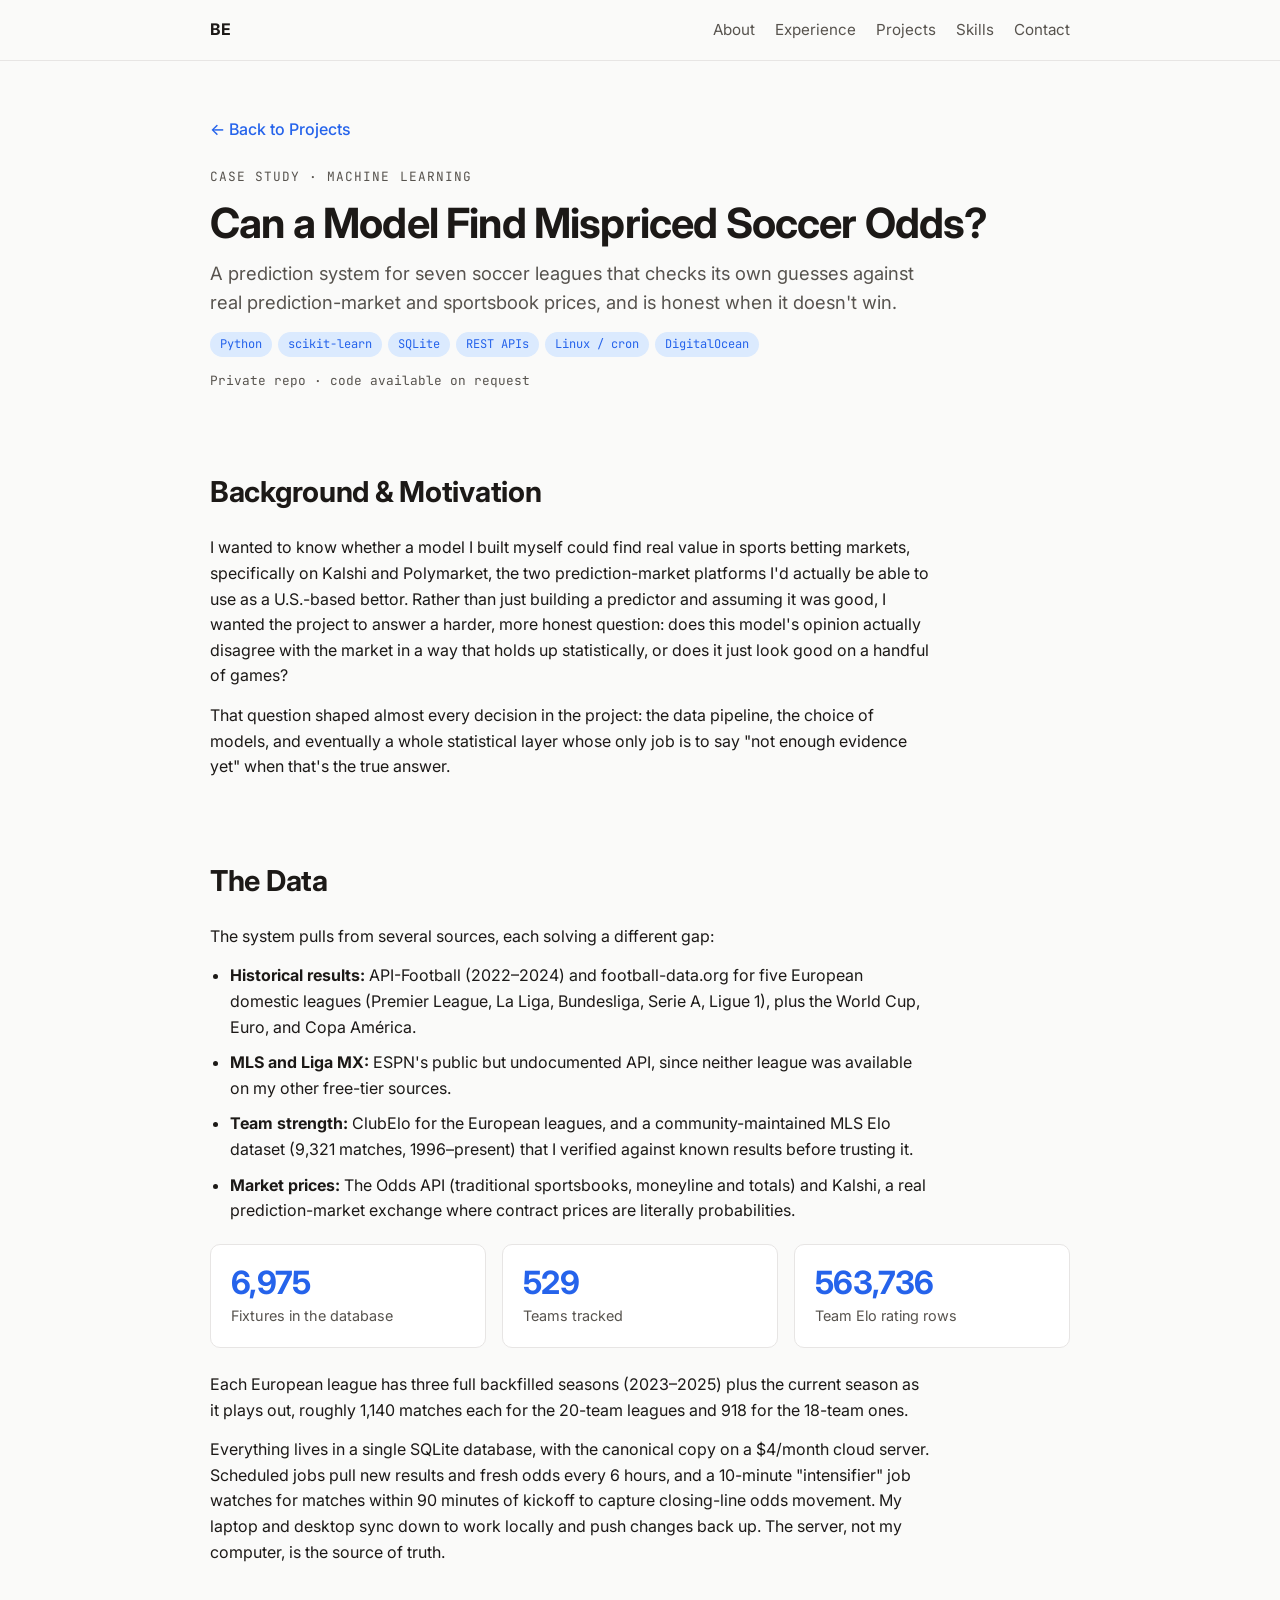
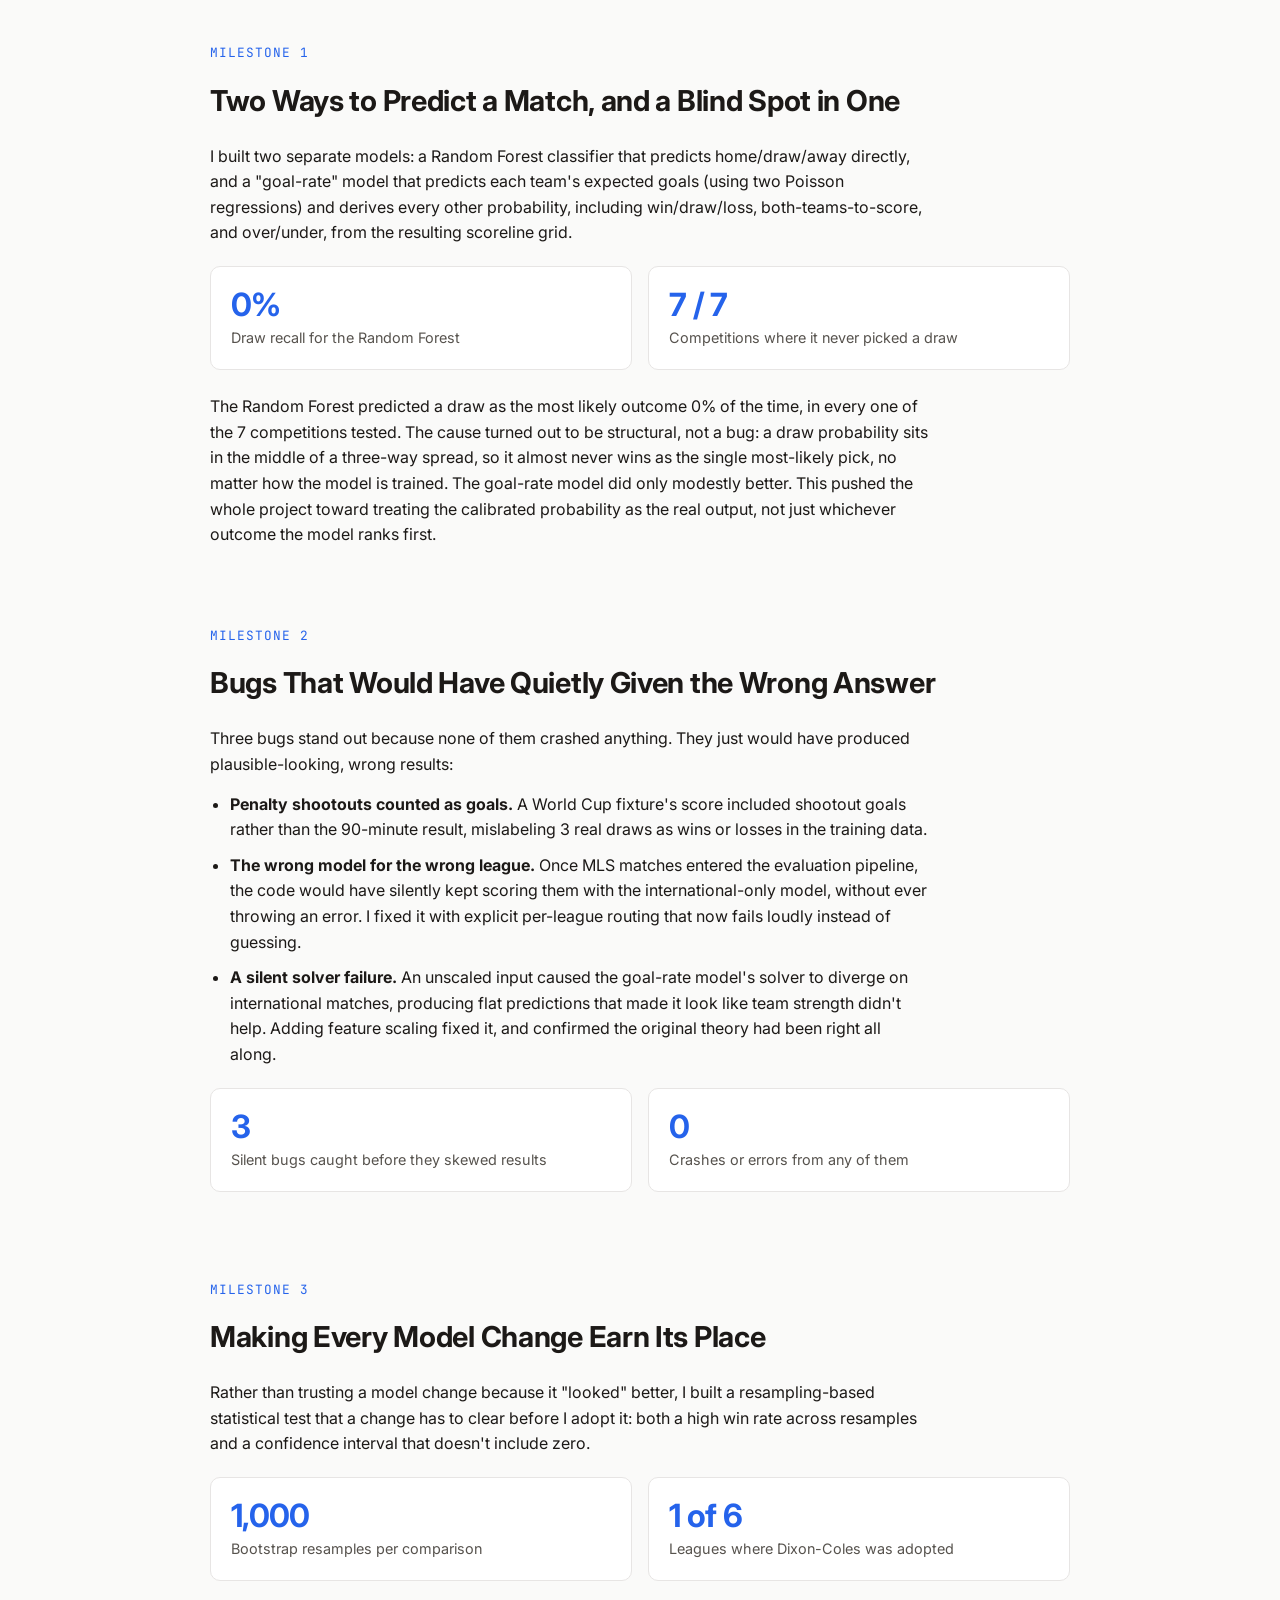
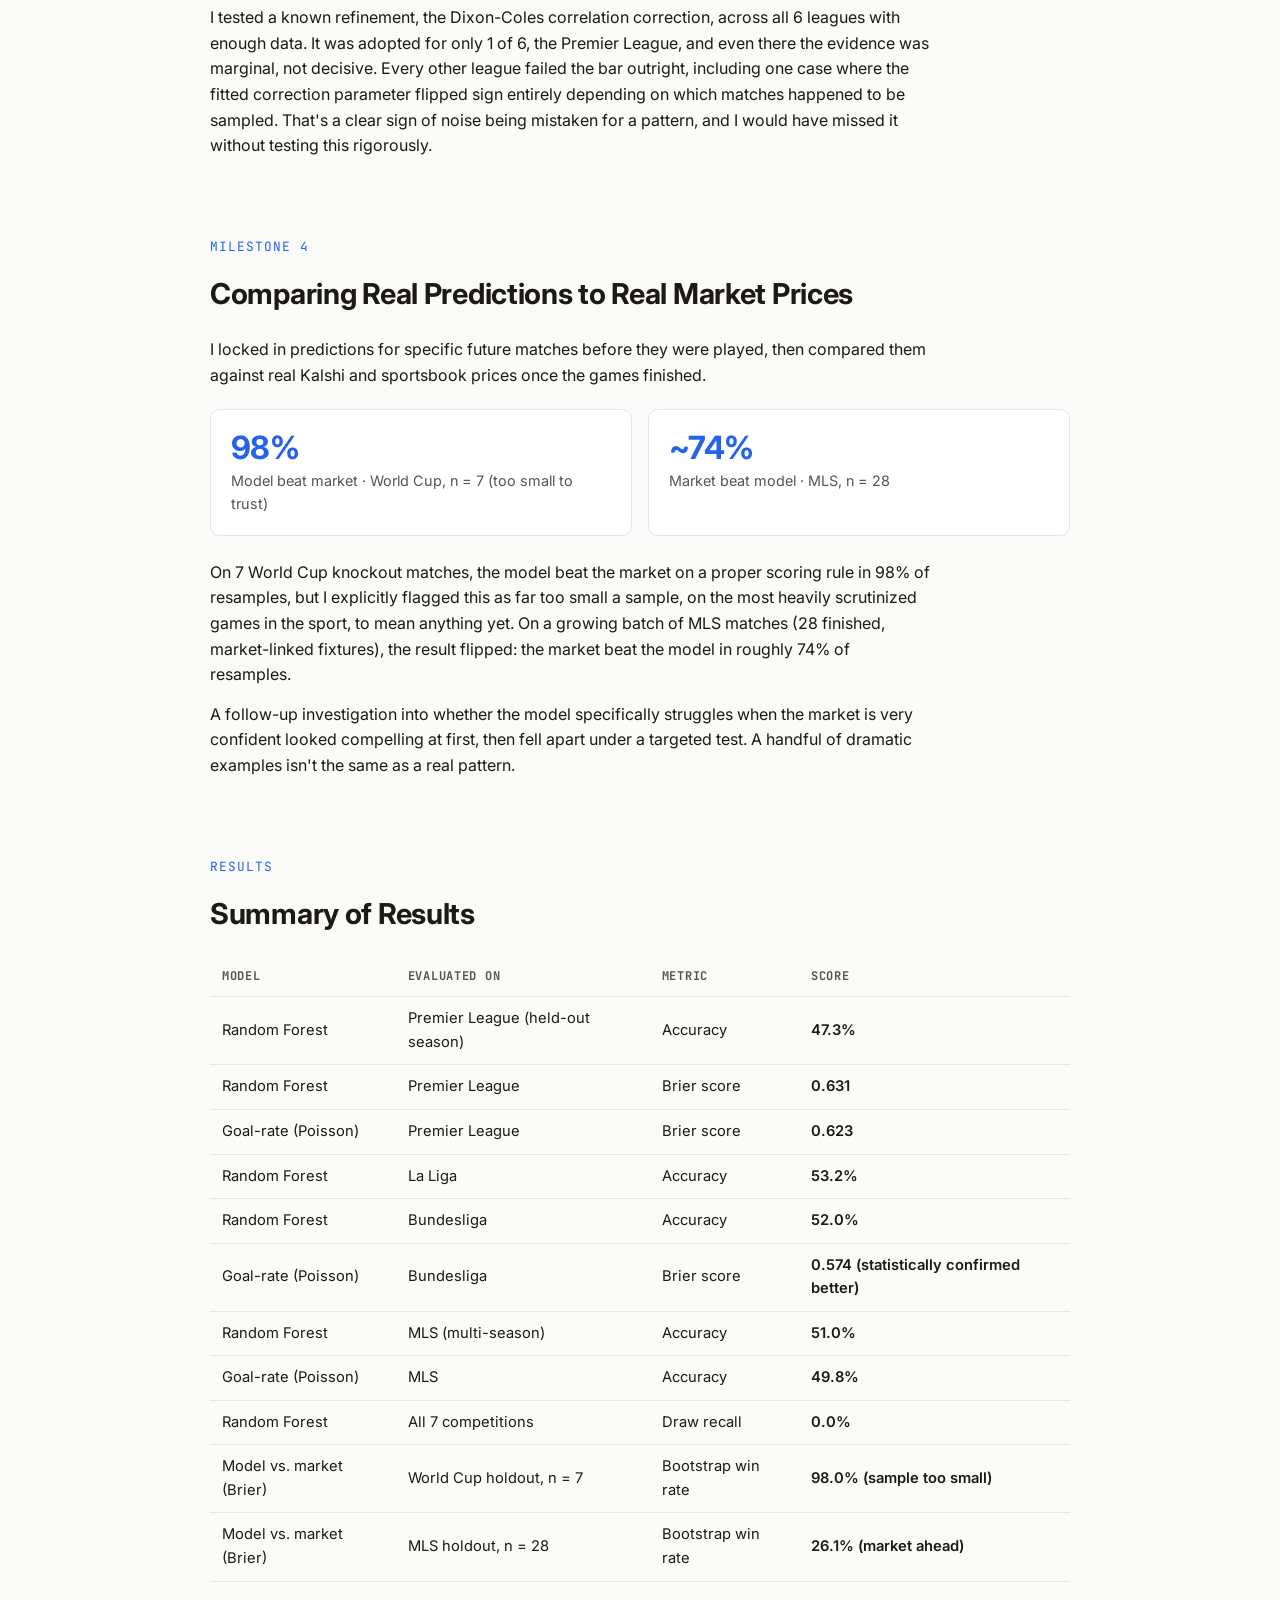
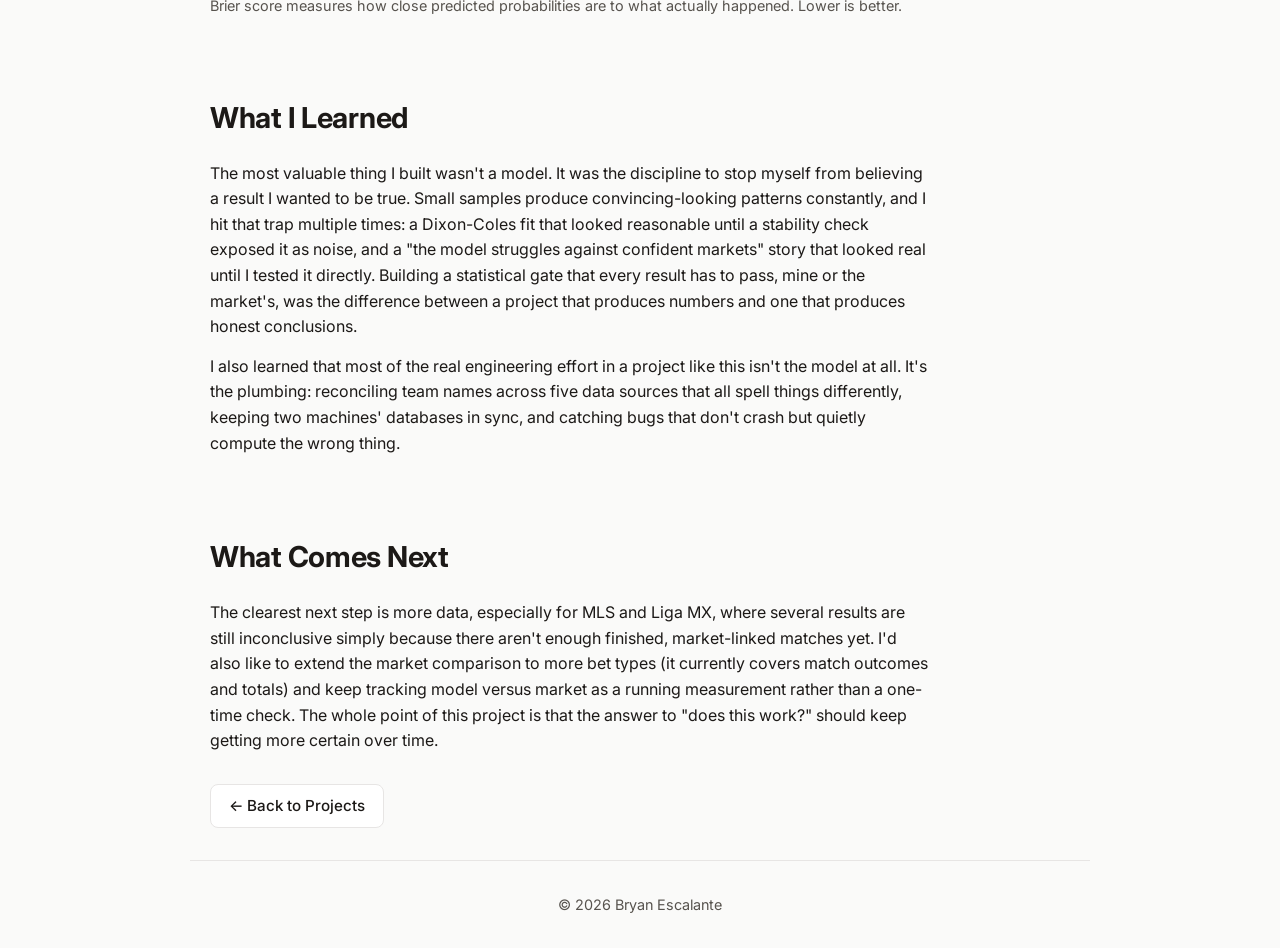
<file: projects/sports-predictor.html>
<!DOCTYPE html>
<html lang="en">
<head>
  <meta charset="UTF-8">
  <meta name="viewport" content="width=device-width, initial-scale=1.0">
  <title>Sports Predictor Case Study · Bryan Escalante</title>
  <meta name="description" content="Case study: a soccer prediction system for seven leagues that benchmarks its predictions against real prediction-market and sportsbook prices.">
  <meta property="og:title" content="Can a Model Find Mispriced Soccer Odds? · Bryan Escalante">
  <meta property="og:description" content="A soccer prediction system that checks its own guesses against real market prices, and is honest when it doesn't win.">
  <link rel="preconnect" href="https://fonts.googleapis.com">
  <link rel="preconnect" href="https://fonts.gstatic.com" crossorigin>
  <link href="https://fonts.googleapis.com/css2?family=Inter:wght@400;500;600;700&family=JetBrains+Mono:wght@400;500&display=swap" rel="stylesheet">
  <link rel="stylesheet" href="../style.css">
</head>
<body>

  <!-- ================= NAV ================= -->
  <header class="nav">
    <div class="container nav-inner">
      <a href="../index.html" class="logo">BE</a>
      <nav>
        <a href="../index.html#about">About</a>
        <a href="../index.html#experience">Experience</a>
        <a href="../index.html#projects">Projects</a>
        <a href="../index.html#skills">Skills</a>
        <a href="../index.html#contact">Contact</a>
      </nav>
    </div>
  </header>

  <main class="case">

    <!-- ================= TITLE ================= -->
    <section class="container case-hero">
      <a href="../index.html#projects" class="back-link">← Back to Projects</a>
      <p class="eyebrow">Case Study · Machine Learning</p>
      <h1>Can a Model Find Mispriced Soccer Odds?</h1>
      <p class="case-subtitle">
        A prediction system for seven soccer leagues that checks its own guesses
        against real prediction-market and sportsbook prices, and is honest when it doesn't win.
      </p>
      <div class="tags">
        <span>Python</span><span>scikit-learn</span><span>SQLite</span><span>REST APIs</span><span>Linux / cron</span><span>DigitalOcean</span>
      </div>
      <p class="case-note">Private repo · code available on request</p>
    </section>

    <!-- ================= BACKGROUND ================= -->
    <section class="container">
      <h2>Background &amp; Motivation</h2>
      <p>
        I wanted to know whether a model I built myself could find real value in
        sports betting markets, specifically on Kalshi and Polymarket, the two
        prediction-market platforms I'd actually be able to use as a U.S.-based bettor.
        Rather than just building a predictor and assuming it was good, I wanted the
        project to answer a harder, more honest question: does this model's opinion
        actually disagree with the market in a way that holds up statistically, or does
        it just look good on a handful of games?
      </p>
      <p>
        That question shaped almost every decision in the project: the data pipeline,
        the choice of models, and eventually a whole statistical layer whose only job is
        to say "not enough evidence yet" when that's the true answer.
      </p>
    </section>

    <!-- ================= DATA ================= -->
    <section class="container">
      <h2>The Data</h2>
      <p>The system pulls from several sources, each solving a different gap:</p>
      <ul class="case-list">
        <li><strong>Historical results:</strong> API-Football (2022–2024) and football-data.org for five European domestic leagues (Premier League, La Liga, Bundesliga, Serie A, Ligue 1), plus the World Cup, Euro, and Copa América.</li>
        <li><strong>MLS and Liga MX:</strong> ESPN's public but undocumented API, since neither league was available on my other free-tier sources.</li>
        <li><strong>Team strength:</strong> ClubElo for the European leagues, and a community-maintained MLS Elo dataset (9,321 matches, 1996–present) that I verified against known results before trusting it.</li>
        <li><strong>Market prices:</strong> The Odds API (traditional sportsbooks, moneyline and totals) and Kalshi, a real prediction-market exchange where contract prices are literally probabilities.</li>
      </ul>

      <div class="stat-row">
        <div class="card stat">
          <span class="stat-num">6,975</span>
          <span class="stat-label">Fixtures in the database</span>
        </div>
        <div class="card stat">
          <span class="stat-num">529</span>
          <span class="stat-label">Teams tracked</span>
        </div>
        <div class="card stat">
          <span class="stat-num">563,736</span>
          <span class="stat-label">Team Elo rating rows</span>
        </div>
      </div>

      <p>
        Each European league has three full backfilled seasons (2023–2025) plus the
        current season as it plays out, roughly 1,140 matches each for the 20-team
        leagues and 918 for the 18-team ones.
      </p>
      <p>
        Everything lives in a single SQLite database, with the canonical copy on a
        $4/month cloud server. Scheduled jobs pull new results and fresh odds every
        6 hours, and a 10-minute "intensifier" job watches for matches within 90 minutes
        of kickoff to capture closing-line odds movement. My laptop and desktop sync down
        to work locally and push changes back up. The server, not my computer, is the
        source of truth.
      </p>
    </section>

    <!-- ================= MILESTONE 1 ================= -->
    <section class="container">
      <p class="section-label">Milestone 1</p>
      <h2>Two Ways to Predict a Match, and a Blind Spot in One</h2>
      <p>
        I built two separate models: a Random Forest classifier that predicts
        home/draw/away directly, and a "goal-rate" model that predicts each team's
        expected goals (using two Poisson regressions) and derives every other
        probability, including win/draw/loss, both-teams-to-score, and over/under, from
        the resulting scoreline grid.
      </p>
      <div class="stat-row">
        <div class="card stat">
          <span class="stat-num">0%</span>
          <span class="stat-label">Draw recall for the Random Forest</span>
        </div>
        <div class="card stat">
          <span class="stat-num">7 / 7</span>
          <span class="stat-label">Competitions where it never picked a draw</span>
        </div>
      </div>
      <p>
        The Random Forest predicted a draw as the most likely outcome 0% of the time,
        in every one of the 7 competitions tested. The cause turned out to be
        structural, not a bug: a draw probability sits in the middle of a three-way
        spread, so it almost never wins as the single most-likely pick, no matter how
        the model is trained. The goal-rate model did only modestly better. This pushed
        the whole project toward treating the calibrated probability as the real
        output, not just whichever outcome the model ranks first.
      </p>
    </section>

    <!-- ================= MILESTONE 2 ================= -->
    <section class="container">
      <p class="section-label">Milestone 2</p>
      <h2>Bugs That Would Have Quietly Given the Wrong Answer</h2>
      <p>
        Three bugs stand out because none of them crashed anything. They just would
        have produced plausible-looking, wrong results:
      </p>
      <ul class="case-list">
        <li><strong>Penalty shootouts counted as goals.</strong> A World Cup fixture's score included shootout goals rather than the 90-minute result, mislabeling 3 real draws as wins or losses in the training data.</li>
        <li><strong>The wrong model for the wrong league.</strong> Once MLS matches entered the evaluation pipeline, the code would have silently kept scoring them with the international-only model, without ever throwing an error. I fixed it with explicit per-league routing that now fails loudly instead of guessing.</li>
        <li><strong>A silent solver failure.</strong> An unscaled input caused the goal-rate model's solver to diverge on international matches, producing flat predictions that made it look like team strength didn't help. Adding feature scaling fixed it, and confirmed the original theory had been right all along.</li>
      </ul>
      <div class="stat-row">
        <div class="card stat">
          <span class="stat-num">3</span>
          <span class="stat-label">Silent bugs caught before they skewed results</span>
        </div>
        <div class="card stat">
          <span class="stat-num">0</span>
          <span class="stat-label">Crashes or errors from any of them</span>
        </div>
      </div>
    </section>

    <!-- ================= MILESTONE 3 ================= -->
    <section class="container">
      <p class="section-label">Milestone 3</p>
      <h2>Making Every Model Change Earn Its Place</h2>
      <p>
        Rather than trusting a model change because it "looked" better, I built a
        resampling-based statistical test that a change has to clear before I adopt it:
        both a high win rate across resamples and a confidence interval that doesn't
        include zero.
      </p>
      <div class="stat-row">
        <div class="card stat">
          <span class="stat-num">1,000</span>
          <span class="stat-label">Bootstrap resamples per comparison</span>
        </div>
        <div class="card stat">
          <span class="stat-num">1 of 6</span>
          <span class="stat-label">Leagues where Dixon-Coles was adopted</span>
        </div>
      </div>
      <p>
        I tested a known refinement, the Dixon-Coles correlation correction, across all
        6 leagues with enough data. It was adopted for only 1 of 6, the Premier League,
        and even there the evidence was marginal, not decisive. Every other league failed
        the bar outright, including one case where the fitted correction parameter
        flipped sign entirely depending on which matches happened to be sampled. That's a
        clear sign of noise being mistaken for a pattern, and I would have missed it
        without testing this rigorously.
      </p>
    </section>

    <!-- ================= MILESTONE 4 ================= -->
    <section class="container">
      <p class="section-label">Milestone 4</p>
      <h2>Comparing Real Predictions to Real Market Prices</h2>
      <p>
        I locked in predictions for specific future matches before they were played,
        then compared them against real Kalshi and sportsbook prices once the games
        finished.
      </p>
      <div class="stat-row">
        <div class="card stat">
          <span class="stat-num">98%</span>
          <span class="stat-label">Model beat market · World Cup, n = 7 (too small to trust)</span>
        </div>
        <div class="card stat">
          <span class="stat-num">~74%</span>
          <span class="stat-label">Market beat model · MLS, n = 28</span>
        </div>
      </div>
      <p>
        On 7 World Cup knockout matches, the model beat the market on a proper scoring
        rule in 98% of resamples, but I explicitly flagged this as far too small a
        sample, on the most heavily scrutinized games in the sport, to mean anything yet.
        On a growing batch of MLS matches (28 finished, market-linked fixtures), the
        result flipped: the market beat the model in roughly 74% of resamples.
      </p>
      <p>
        A follow-up investigation into whether the model specifically struggles when the
        market is very confident looked compelling at first, then fell apart under a
        targeted test. A handful of dramatic examples isn't the same as a real pattern.
      </p>
    </section>

    <!-- ================= RESULTS ================= -->
    <section class="container">
      <p class="section-label">Results</p>
      <h2>Summary of Results</h2>
      <div class="table-wrap">
        <table class="results">
          <thead>
            <tr><th>Model</th><th>Evaluated On</th><th>Metric</th><th>Score</th></tr>
          </thead>
          <tbody>
            <tr><td>Random Forest</td><td>Premier League (held-out season)</td><td>Accuracy</td><td>47.3%</td></tr>
            <tr><td>Random Forest</td><td>Premier League</td><td>Brier score</td><td>0.631</td></tr>
            <tr><td>Goal-rate (Poisson)</td><td>Premier League</td><td>Brier score</td><td>0.623</td></tr>
            <tr><td>Random Forest</td><td>La Liga</td><td>Accuracy</td><td>53.2%</td></tr>
            <tr><td>Random Forest</td><td>Bundesliga</td><td>Accuracy</td><td>52.0%</td></tr>
            <tr><td>Goal-rate (Poisson)</td><td>Bundesliga</td><td>Brier score</td><td>0.574 (statistically confirmed better)</td></tr>
            <tr><td>Random Forest</td><td>MLS (multi-season)</td><td>Accuracy</td><td>51.0%</td></tr>
            <tr><td>Goal-rate (Poisson)</td><td>MLS</td><td>Accuracy</td><td>49.8%</td></tr>
            <tr><td>Random Forest</td><td>All 7 competitions</td><td>Draw recall</td><td>0.0%</td></tr>
            <tr><td>Model vs. market (Brier)</td><td>World Cup holdout, n = 7</td><td>Bootstrap win rate</td><td>98.0% (sample too small)</td></tr>
            <tr><td>Model vs. market (Brier)</td><td>MLS holdout, n = 28</td><td>Bootstrap win rate</td><td>26.1% (market ahead)</td></tr>
          </tbody>
        </table>
      </div>
      <p class="table-note">
        Brier score measures how close predicted probabilities are to what actually
        happened. Lower is better.
      </p>
    </section>

    <!-- ================= LEARNED ================= -->
    <section class="container">
      <h2>What I Learned</h2>
      <p>
        The most valuable thing I built wasn't a model. It was the discipline to stop
        myself from believing a result I wanted to be true. Small samples produce
        convincing-looking patterns constantly, and I hit that trap multiple times: a
        Dixon-Coles fit that looked reasonable until a stability check exposed it as
        noise, and a "the model struggles against confident markets" story that looked
        real until I tested it directly. Building a statistical gate that every result
        has to pass, mine or the market's, was the difference between a project that
        produces numbers and one that produces honest conclusions.
      </p>
      <p>
        I also learned that most of the real engineering effort in a project like this
        isn't the model at all. It's the plumbing: reconciling team names across five
        data sources that all spell things differently, keeping two machines' databases
        in sync, and catching bugs that don't crash but quietly compute the wrong thing.
      </p>
    </section>

    <!-- ================= NEXT ================= -->
    <section class="container">
      <h2>What Comes Next</h2>
      <p>
        The clearest next step is more data, especially for MLS and Liga MX, where
        several results are still inconclusive simply because there aren't enough
        finished, market-linked matches yet. I'd also like to extend the market
        comparison to more bet types (it currently covers match outcomes and totals) and
        keep tracking model versus market as a running measurement rather than a
        one-time check. The whole point of this project is that the answer to "does this
        work?" should keep getting more certain over time.
      </p>
      <a href="../index.html#projects" class="btn back-btn">← Back to Projects</a>
    </section>

  </main>

  <footer class="container footer">
    <p>© 2026 Bryan Escalante</p>
  </footer>

</body>
</html>
</file>
<file: style.css>
/* ================= COLORS & BASICS =================
   Change the colors here and they update everywhere. */
:root {
  --bg: #fafaf9;
  --surface: #ffffff;
  --text: #1c1917;
  --muted: #57534e;
  --border: #e7e5e4;
  --accent: #2563eb;
  --accent-soft: #dbeafe;
}

/* Automatic dark mode based on the visitor's system setting */
@media (prefers-color-scheme: dark) {
  :root {
    --bg: #0c0a09;
    --surface: #1c1917;
    --text: #f5f5f4;
    --muted: #a8a29e;
    --border: #292524;
    --accent: #60a5fa;
    --accent-soft: #1e3a5f;
  }
}

* { box-sizing: border-box; margin: 0; padding: 0; }

html { scroll-behavior: smooth; scroll-padding-top: 72px; }

body {
  font-family: "Inter", system-ui, sans-serif;
  background: var(--bg);
  color: var(--text);
  line-height: 1.6;
}

a { color: var(--accent); text-decoration: none; }
a:hover { text-decoration: underline; }

.container {
  max-width: 900px;
  margin: 0 auto;
  padding: 0 20px;
}

section { padding: 64px 20px; }

h1 { font-size: 2.6rem; line-height: 1.1; letter-spacing: -0.02em; }
h2 { font-size: 1.8rem; margin-bottom: 20px; letter-spacing: -0.01em; }
h3 { font-size: 1.05rem; }

.section-label, .eyebrow, .dates, .contact-kind {
  font-family: "JetBrains Mono", monospace;
  font-size: 0.8rem;
  color: var(--muted);
  text-transform: uppercase;
  letter-spacing: 0.08em;
}
.section-label { color: var(--accent); margin-bottom: 4px; }

.card {
  background: var(--surface);
  border: 1px solid var(--border);
  border-radius: 10px;
  padding: 20px;
}

/* ================= NAV ================= */
.nav {
  position: sticky;
  top: 0;
  z-index: 10;
  background: var(--bg);
  border-bottom: 1px solid var(--border);
}
.nav-inner {
  display: flex;
  justify-content: space-between;
  align-items: center;
  height: 60px;
}
.logo { font-weight: 700; color: var(--text); }
.nav nav { display: flex; gap: 20px; }
.nav nav a { color: var(--muted); font-size: 0.95rem; }
.nav nav a:hover { color: var(--text); text-decoration: none; }

/* ================= HERO ================= */
.hero {
  display: flex;
  align-items: center;
  gap: 40px;
  padding-top: 80px;
}
.headshot {
  width: 200px;
  height: 200px;
  border-radius: 50%;
  object-fit: cover;
  border: 3px solid var(--border);
  flex-shrink: 0;
}
.eyebrow { margin-bottom: 8px; }
.tagline { font-size: 1.2rem; color: var(--accent); font-weight: 500; margin: 6px 0 12px; }
.intro { color: var(--muted); max-width: 520px; }

.buttons { display: flex; flex-wrap: wrap; gap: 10px; margin-top: 20px; }
.btn {
  padding: 9px 18px;
  border: 1px solid var(--border);
  border-radius: 8px;
  color: var(--text);
  background: var(--surface);
  font-weight: 500;
  font-size: 0.95rem;
}
.btn:hover { border-color: var(--accent); text-decoration: none; }
.btn.primary { background: var(--accent); border-color: var(--accent); color: #fff; }

/* ================= ABOUT ================= */
.about-cards {
  display: grid;
  grid-template-columns: repeat(3, 1fr);
  gap: 16px;
  margin-top: 24px;
}
.about-cards h3 { margin-bottom: 8px; }
.about-cards p { color: var(--muted); font-size: 0.95rem; }

/* ================= EXPERIENCE ================= */
.job { padding: 20px 0; border-bottom: 1px solid var(--border); }
.job:last-child { border-bottom: none; }
.job-header {
  display: flex;
  justify-content: space-between;
  align-items: baseline;
  gap: 12px;
  margin-bottom: 8px;
}
.org { color: var(--muted); }
.dates { white-space: nowrap; }
.job ul { padding-left: 20px; color: var(--muted); }
.job li { margin-bottom: 4px; }

/* ================= PROJECTS ================= */
.project-grid {
  display: grid;
  grid-template-columns: repeat(auto-fill, minmax(260px, 1fr));
  gap: 16px;
}
.project { display: flex; flex-direction: column; gap: 10px; }
.project p { color: var(--muted); font-size: 0.95rem; flex-grow: 1; }
.links { display: flex; gap: 16px; font-weight: 500; font-size: 0.95rem; }

/* Tech tags (used in projects and skills) */
.tags { display: flex; flex-wrap: wrap; gap: 6px; }
.tags span {
  font-family: "JetBrains Mono", monospace;
  font-size: 0.75rem;
  padding: 3px 10px;
  border-radius: 999px;
  background: var(--accent-soft);
  color: var(--accent);
}

/* ================= SKILLS ================= */
.skill-group { margin-bottom: 20px; }
.skill-group h3 { margin-bottom: 8px; }

/* ================= CONTACT ================= */
.contact-links {
  display: grid;
  grid-template-columns: repeat(3, 1fr);
  gap: 16px;
  margin-top: 20px;
}
.contact-item { display: flex; flex-direction: column; color: var(--text); }
.contact-item:hover { border-color: var(--accent); text-decoration: none; }

/* ================= FOOTER ================= */
.footer {
  padding: 32px 20px;
  border-top: 1px solid var(--border);
  color: var(--muted);
  font-size: 0.9rem;
  text-align: center;
}

/* ================= CASE STUDY PAGES ================= */
.case section { padding-top: 32px; padding-bottom: 32px; }
.case p { margin-bottom: 14px; max-width: 720px; }
.case-hero { padding-top: 56px !important; }
.case-hero h1 { margin: 8px 0 12px; }
.case-subtitle { font-size: 1.15rem; color: var(--muted); }
.case-note {
  font-family: "JetBrains Mono", monospace;
  font-size: 0.8rem;
  color: var(--muted);
  margin-top: 14px;
}
.back-link { display: inline-block; margin-bottom: 24px; font-weight: 500; }
.back-btn { display: inline-block; margin-top: 16px; }

.case-list { padding-left: 20px; margin-bottom: 16px; max-width: 720px; }
.case-list li { margin-bottom: 10px; }

/* Big-number callouts */
.stat-row {
  display: grid;
  grid-template-columns: repeat(auto-fit, minmax(180px, 1fr));
  gap: 16px;
  margin: 20px 0 24px;
}
.stat { display: flex; flex-direction: column; gap: 4px; }
.stat-num {
  font-size: 2rem;
  font-weight: 700;
  color: var(--accent);
  letter-spacing: -0.02em;
  line-height: 1.1;
}
.stat-label { color: var(--muted); font-size: 0.9rem; }

/* Results table */
.table-wrap { overflow-x: auto; margin-bottom: 12px; }
.results {
  width: 100%;
  border-collapse: collapse;
  font-size: 0.92rem;
}
.results th, .results td {
  text-align: left;
  padding: 10px 12px;
  border-bottom: 1px solid var(--border);
}
.results th {
  font-family: "JetBrains Mono", monospace;
  font-size: 0.75rem;
  text-transform: uppercase;
  letter-spacing: 0.06em;
  color: var(--muted);
}
.results td:last-child { font-weight: 600; }
.table-note { font-size: 0.9rem; color: var(--muted); }
.tech-table td:last-child { font-weight: 400; color: var(--muted); }
.tech-table td:first-child { font-weight: 600; white-space: nowrap; }
.case-hero .buttons { margin-top: 18px; }

/* Inline code in case studies */
.case code {
  font-family: "JetBrains Mono", monospace;
  font-size: 0.85em;
  padding: 1px 5px;
  border-radius: 4px;
  background: var(--accent-soft);
  color: var(--text);
}

/* Private-repo label on project cards */
.links { flex-wrap: wrap; row-gap: 4px; }
.repo-note { color: var(--muted); font-weight: 400; font-size: 0.85rem; flex-basis: 100%; }

/* Labels on project cards (e.g., "Partner project · Spring 2024") can wrap */
.project .dates { white-space: normal; }

/* ================= MOBILE ================= */
@media (max-width: 700px) {
  h1 { font-size: 2rem; }
  section { padding: 48px 16px; }
  .container { padding: 0 16px; }
  .nav nav { gap: 12px; }
  .nav nav a { font-size: 0.85rem; }
  .logo { display: none; }
  .nav-inner { justify-content: center; }
  .hero { flex-direction: column; text-align: center; padding-top: 48px; }
  .headshot { width: 150px; height: 150px; }
  .intro { margin: 0 auto; }
  .buttons { justify-content: center; }
  .about-cards, .contact-links { grid-template-columns: 1fr; }
  .job-header { flex-direction: column; gap: 0; }
}
</file>
